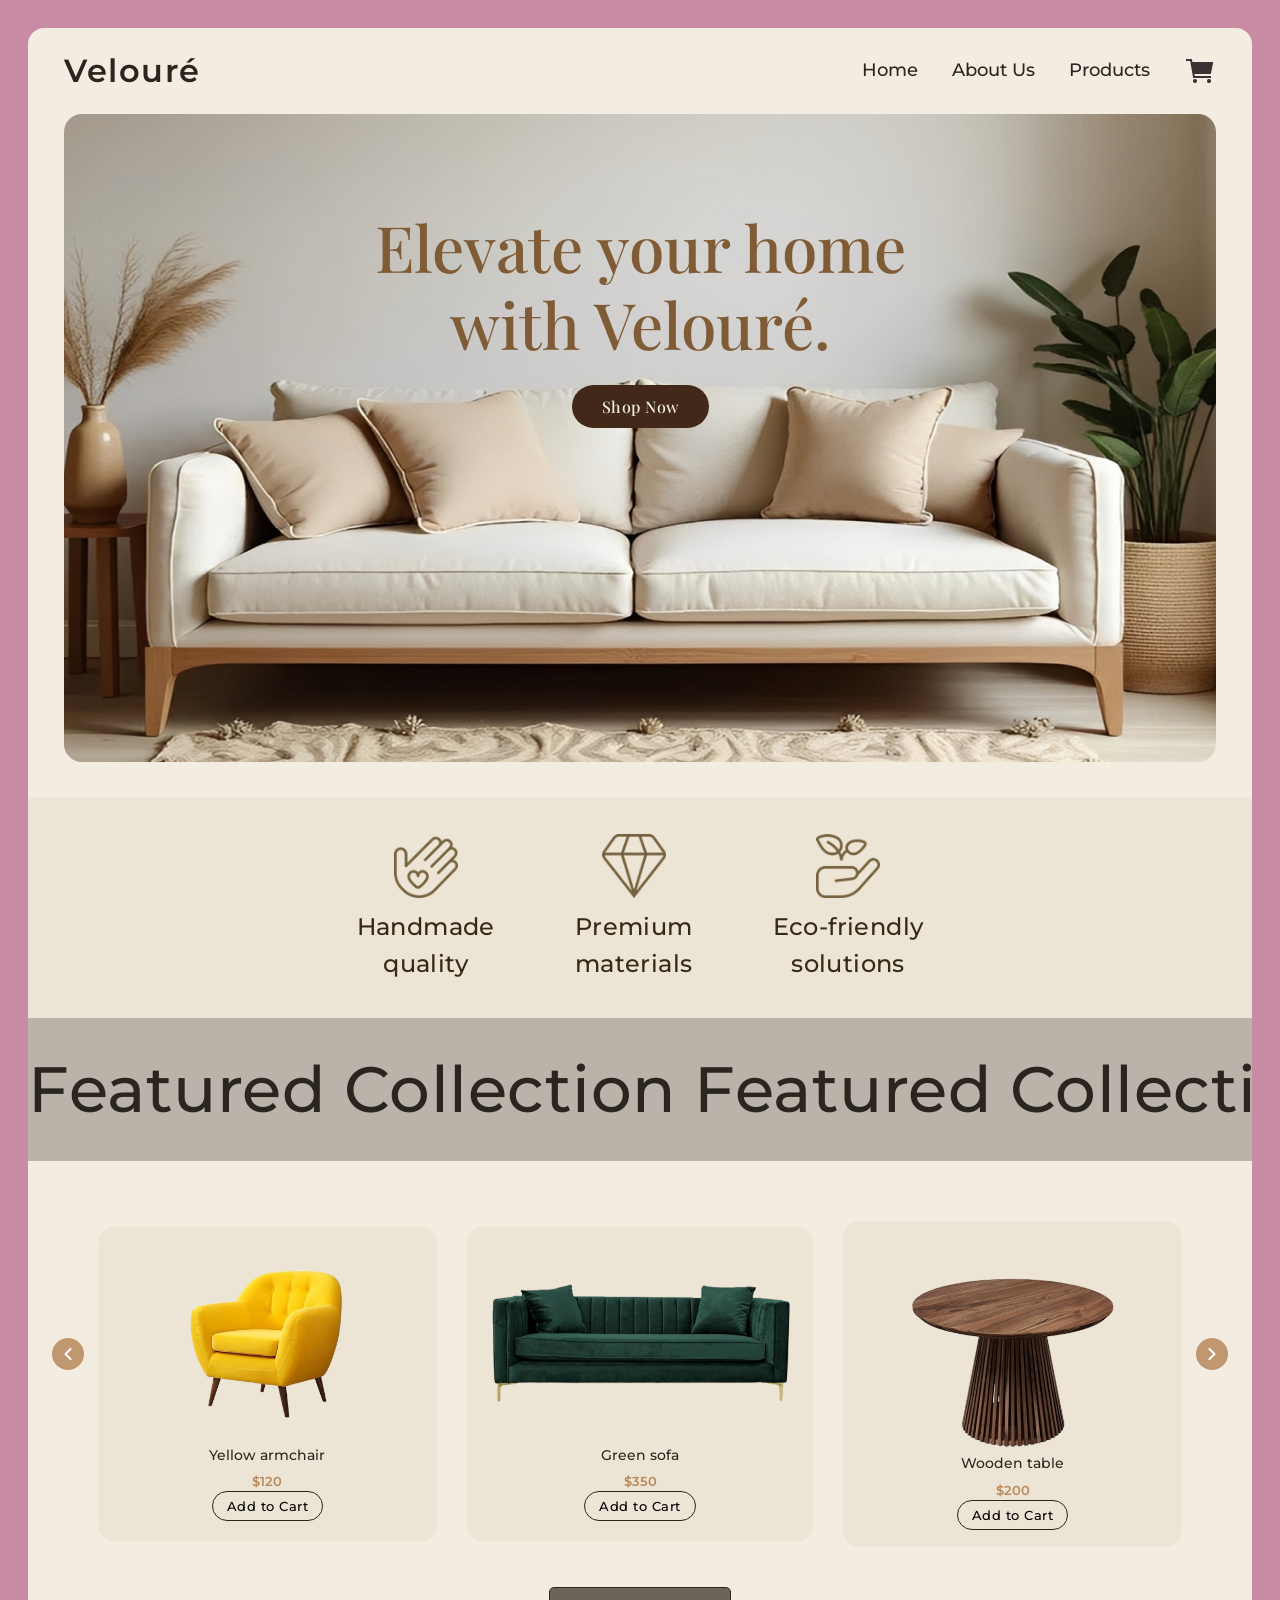
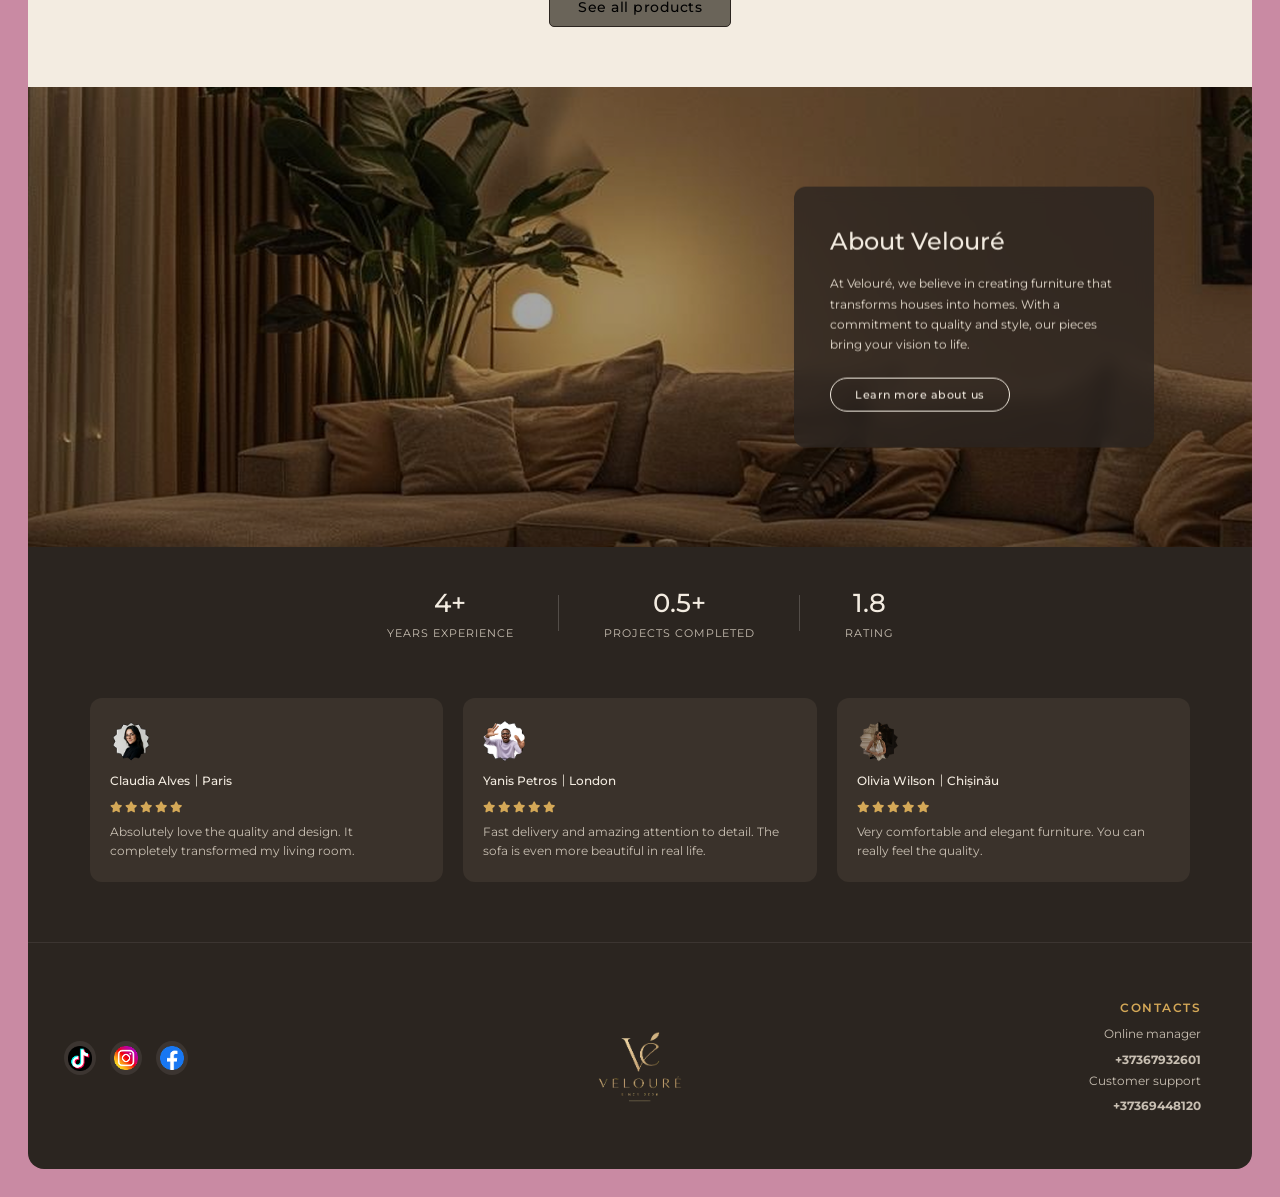
<file: index.html>
<!DOCTYPE html>
<html lang="en">
<head>
    <meta charset="UTF-8">
    <meta name="viewport" content="width=device-width, initial-scale=1.0">
    <title>Velouré</title>
    <link rel="icon" type="image/png" sizes="36x36" href="images/logo-negru.png">
    <link rel="stylesheet" href="https://cdnjs.cloudflare.com/ajax/libs/font-awesome/6.0.0/css/all.min.css">
    <link href="https://fonts.googleapis.com/css2?family=Montserrat:wght@300;400;500;600;700&display=swap" rel="stylesheet">
    <link rel="stylesheet" href="style.css">
</head>
<body>

    <!-- navbar -->

    <header class="navbar">
        <div class="logo">Velouré</div> 

        <div class="nav-right"></div>
          <nav class="nav-links">
            <a href="index.html">Home</a>
            <a href="about.html">About Us</a>
            <a href="products.html">Products</a>
            <img src="images/cart.png" alt="Cart" onclick="window.location.href='cart.html'">
          </nav>
    </header>

    <!-- hero section -->
   <section class="hero">
    <div class="hero-text">
        <h1>Elevate your home <br> with Velouré.</h1>
        <button onclick="scrollToProducts()">Shop Now</button> 
    </div>
    <div class="hero-image">
        <img src="images/image-40.png" alt="Sofa">
    </div>
   </section>

   <!-- benefits section -->
    <section class="benefits">
        <div class="benefit">
            <img src="images/hand-made.png" class="benefit-icon">
            <p>Handmade <br> quality</p>
        </div>

        <div class="benefit">
            <img src="images/premium.png" class="benefit-icon">
            <p>Premium <br> materials</p>
        </div>

        <div class="benefit">
            <img src="images/eco.png" class="benefit-icon">
            <p>Eco-friendly <br> solutions</p>
        </div>
    </section>

    <!-- products section -->
     <section id="featuredproducts" class="products">
        <div class="scroll-text">
            <div class="scroll-track">
                <span>Featured Collection                     Featured Collection                     Featured Collection</span>
                <span>Featured Collection                     Featured Collection                     Featured Collection</span>
            </div>
        </div>

        <div class="product-grid" id="slider">
            <div class="card">
                <img src="images/yellowww.png">
                <h3>Yellow armchair</h3>
                <p>$120</p>
            </div>

            <div class="card">
                <img src="images/green-sofa.png">
                <h3>Green sofa</h3>
                <p>$350</p>
            </div>

            <div class="card">
                <img src="images/table.png">
                <h3>Wooden table</h3>
                <p>$200</p>
            </div>

            <div class="card">
                <img src="images/nightstand-grey.png">
                <h3>Grey nightstand</h3>
                <p>$150</p>
            </div>
        </div>
           <div class="arrow-click left"></div>
           <div class="arrow-click right"></div>
        <div class="products-see">
            <button onclick="window.location.href='products.html?from=home'">See all products</button>
        </div>
     </section>

     <!-- about section -->
      <section class="about">
        <div class="about-text">
            <h2>About Velouré</h2>
            <p>At Velouré, we believe in creating furniture that transforms houses into homes. 
                With a commitment to quality and style, our pieces bring your vision to life.</p>
                <button onclick="window.location.href='about.html'">Learn more about us</button>
        </div>
        <div class="hero-image">
        <img src="images/image 41.png" alt="interior">
    </div>
      </section>

      <!--stats section -->
        <section class="stats">
            <div class="stat">
                <h2>12+</h2>
                <p>Years Experience</p>
            </div>
            <div class="stat">
                <h2>1.500+</h2>
                <p>Projects Completed</p>
            </div>
            <div class="stat">
                <h2>4.9</h2>
                <p>Rating</p>
            </div>
        </section>

      <!-- reviews section -->
       <section class="reviews">
        <div class="reviews-container">
            <div class="review-card">
                <img src="images/first.png" class="review-img">
                <h3>Claudia Alves ⏐ Paris</h3>
                <div class="stars">
                    <i class="fa-solid fa-star"></i>
                    <i class="fa-solid fa-star"></i>
                    <i class="fa-solid fa-star"></i>
                    <i class="fa-solid fa-star"></i>
                    <i class="fa-solid fa-star"></i>
                </div>
                <p>Absolutely love the quality and design. It completely transformed my living room.</p>
            </div>

            <div class="review-card">
                <img src="images/men.png" class="review-img">
                <h3>Yanis Petros ⏐ London</h3>
                <div class="stars">
                    <i class="fa-solid fa-star"></i>
                    <i class="fa-solid fa-star"></i>
                    <i class="fa-solid fa-star"></i>
                    <i class="fa-solid fa-star"></i>
                    <i class="fa-solid fa-star"></i>
                </div>
                <p>Fast delivery and amazing attention to detail. The sofa is even more beautiful in real life.</p>
            </div>

            <div class="review-card">
                <img src="images/women.png" class="review-img">
                <h3>Olivia Wilson ⏐ Chișinău</h3>
                <div class="stars">
                    <i class="fa-solid fa-star"></i>
                    <i class="fa-solid fa-star"></i>
                    <i class="fa-solid fa-star"></i>
                    <i class="fa-solid fa-star"></i>
                    <i class="fa-solid fa-star"></i>
                </div>
                <p>Very comfortable and elegant furniture. You can really feel the quality.</p>
            </div>
        </div>
       </section>

       <!-- footer -->
        <footer class="footer">

            <div class="footer-social">
                <a href="https://www.tiktok.com/@sweet.corineisan?_r=1&_t=ZS-95hrFQTZhNU">
                    <img src="images/tiktok.png" alt="TikTok">
                </a>
                <a href="https://www.instagram.com/corina__654?igsh=MTZzbm1tYWtoM2xhbA%3D%3D&utm_source=qr">
                    <img src="images/instagram.png" alt="Instagram">
                </a>
                <a href="https://www.facebook.com/share/1TyGj3JLKG/?mibextid=wwXIfr">
                    <img src="images/facebook.png" alt="Facebook">
                </a>
            </div>

            <div class="footer-logo">
                <a href="index.html">
                    <img src="images/logo alb.png" alt="Velouré Logo">
                </a>
             </div>

            <div class="footer-contact">
                <h3>Contacts</h3>
                <p>Online manager</p>
                <button><p><b>+37367932601</b></p></button>
                <p>Customer support</p>
                <button><p><b>+37369448120</b></p></button>
            </div>
        </footer>
<script>
    function scrollToProducts() {
        const section = document.getElementById("products");
        const cards = section.querySelectorAll(".card");

        section.scrollIntoView({
            behavior: "smooth"
        });
        setTimeout(() =>{
            cards.forEach((card, index) => {
                setTimeout(() => {
                    card.classList.add("show");
                }, index * 200); // Delay each card animation by 200ms
            });
        }, 400);
    }
</script>
<script src="script.js"></script>
</body>
</html>
</file>
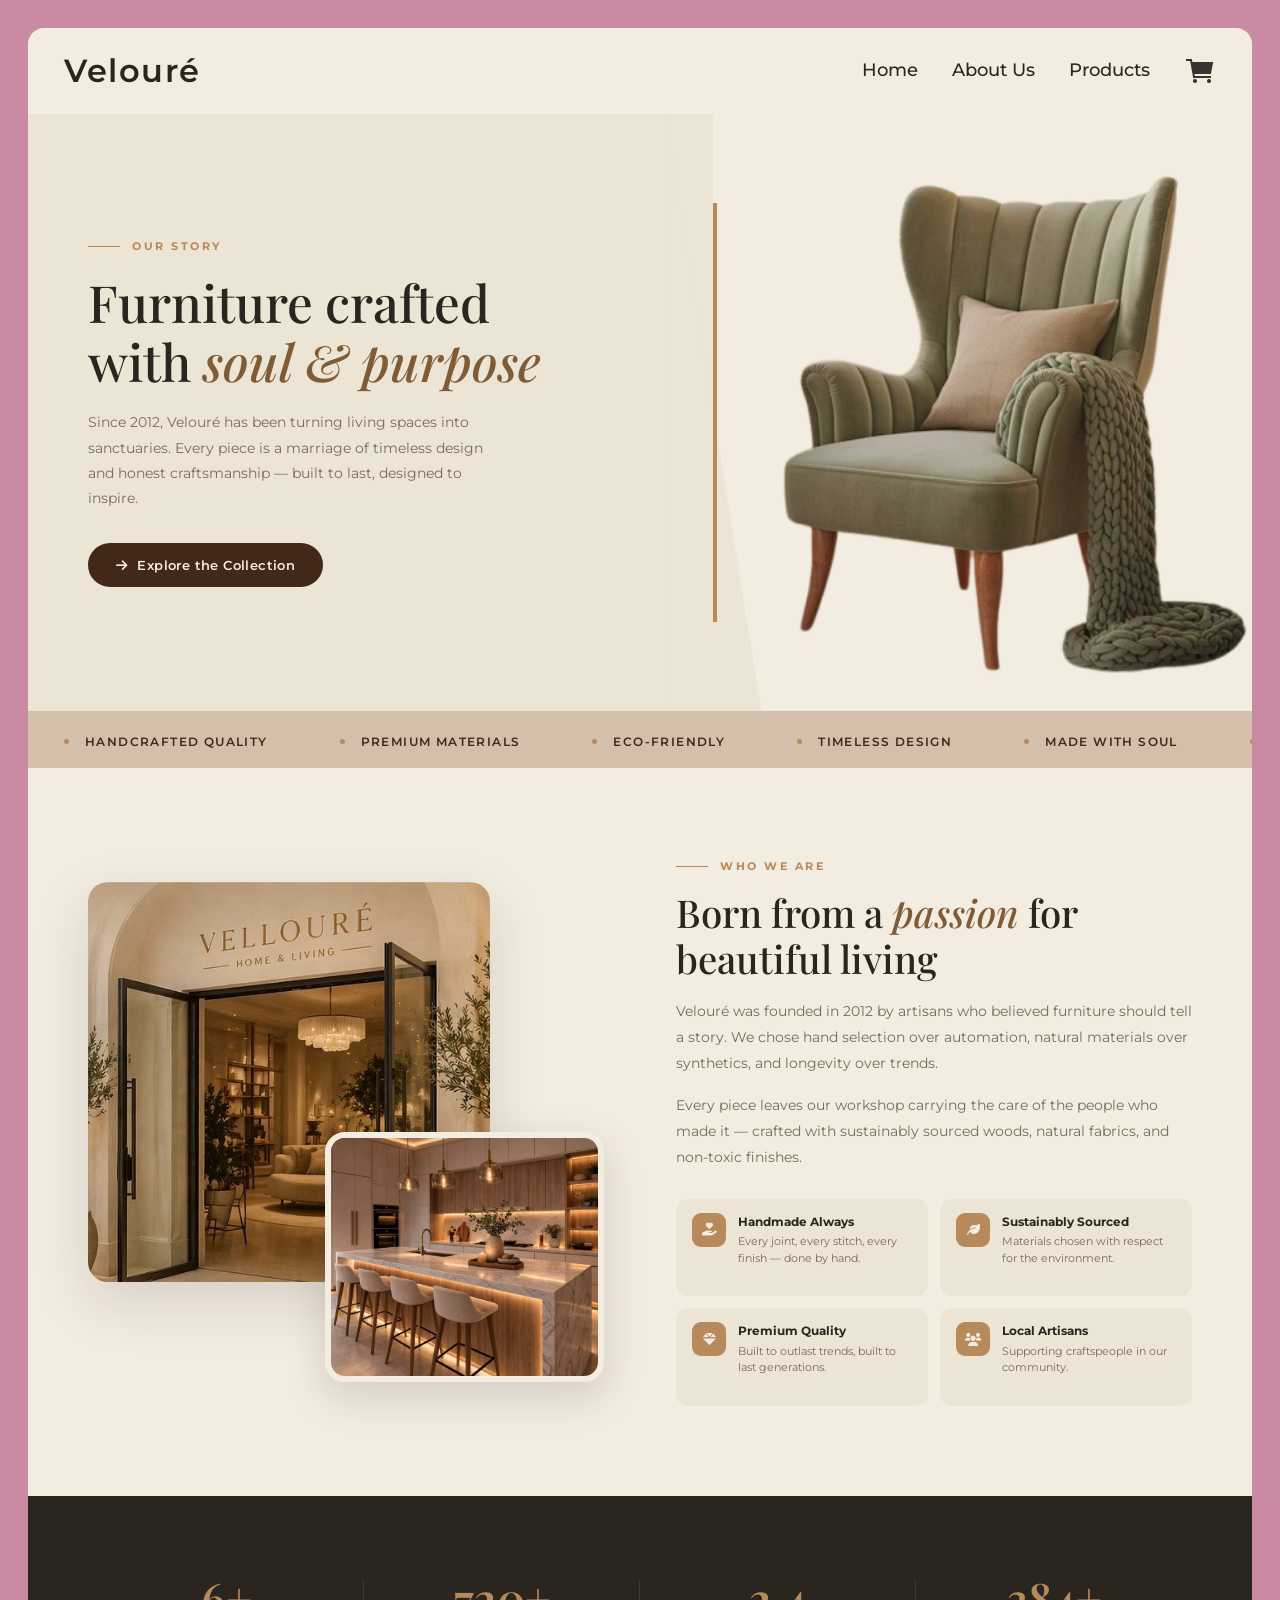
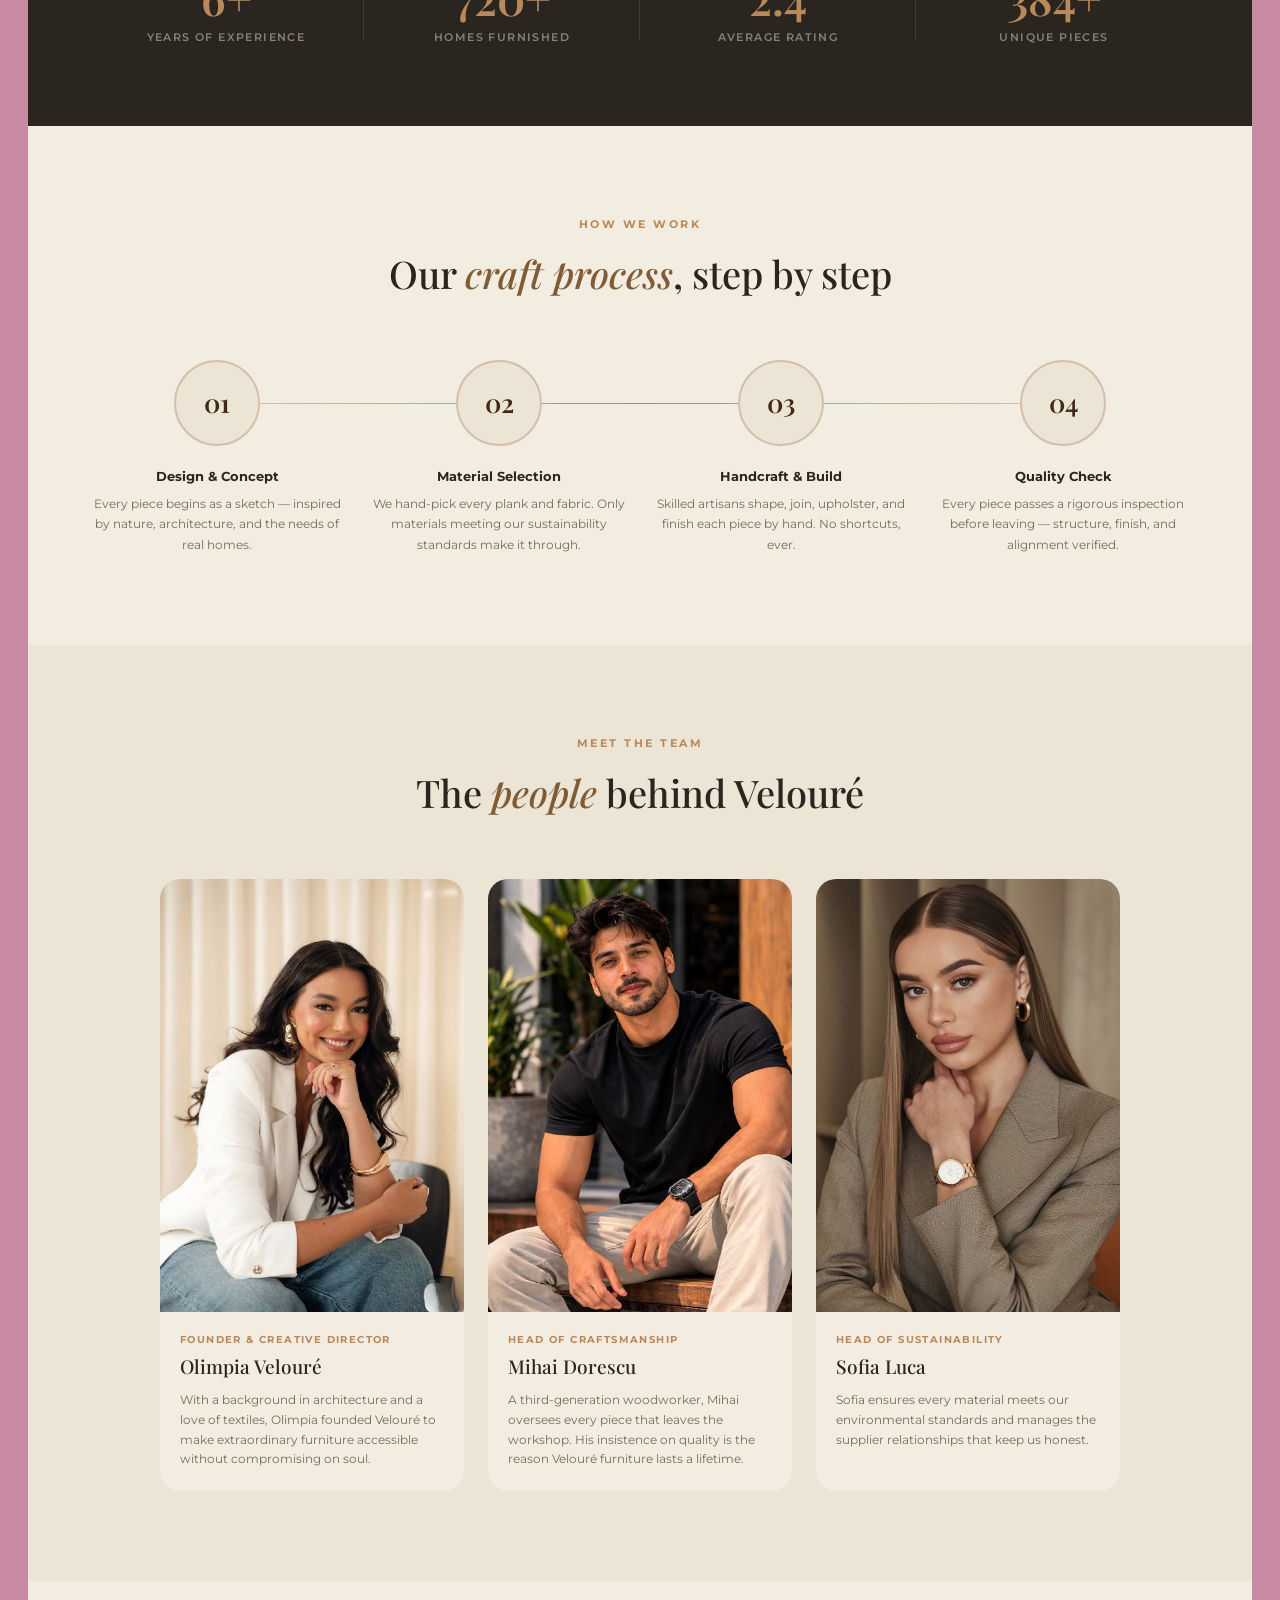
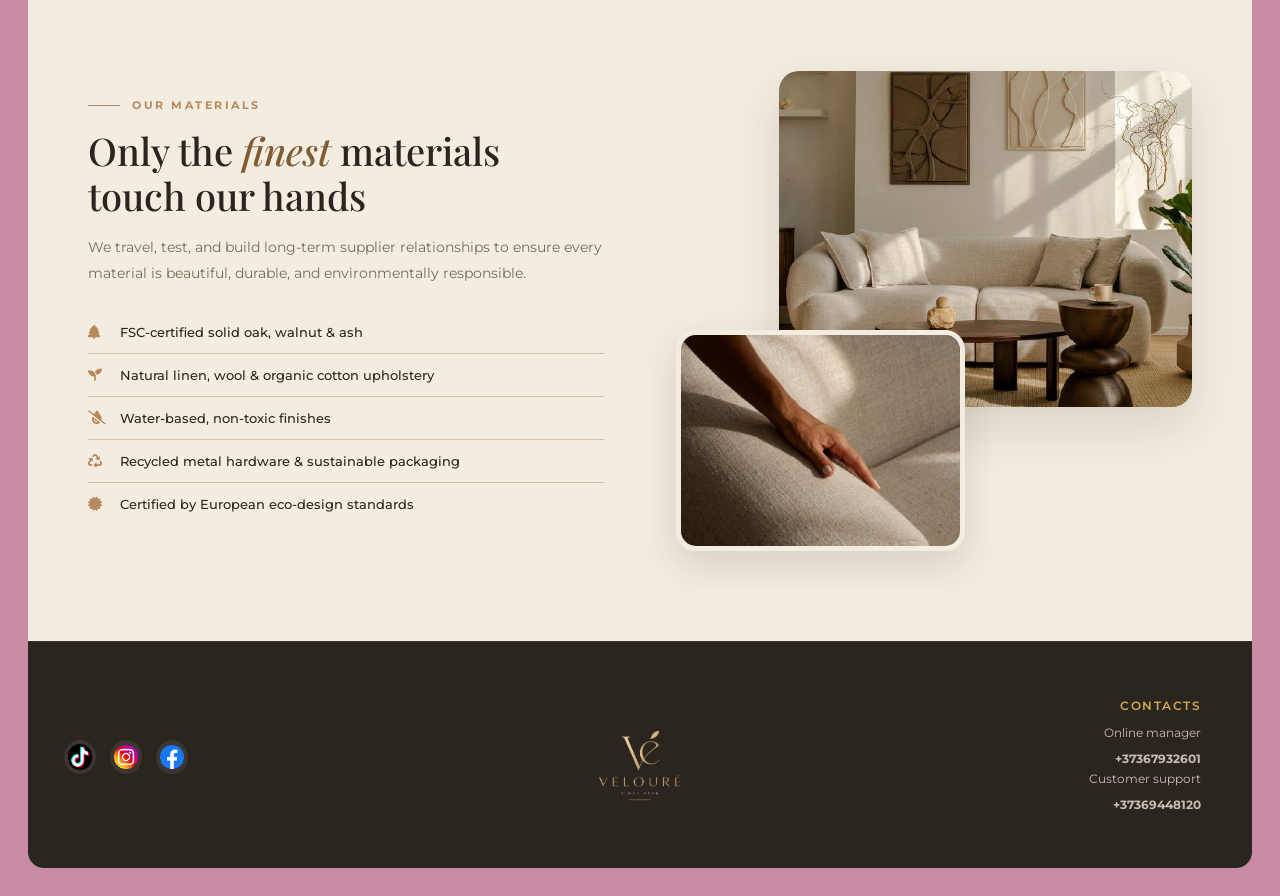
<file: about.html>
<!DOCTYPE html>
<html lang="en">
<head>
  <meta charset="UTF-8">
  <meta name="viewport" content="width=device-width, initial-scale=1.0">
  <title>Velouré — About Us</title>
  <link rel="icon" type="image/png" sizes="36x36" href="images/logo-negru.png">
  <link rel="stylesheet" href="https://cdnjs.cloudflare.com/ajax/libs/font-awesome/6.0.0/css/all.min.css">
  <link href="https://fonts.googleapis.com/css2?family=Montserrat:wght@300;400;500;600;700&display=swap" rel="stylesheet">
  <link href="https://fonts.googleapis.com/css2?family=Playfair+Display:ital,wght@0,400..900;1,400..900&display=swap" rel="stylesheet">
  <link rel="stylesheet" href="style.css">
  <style>
    :root {
      --cream: #f3ece1; --beige: #ece4d4; --tan: #d4bfaa;
      --gold: #b8895a;  --brown: #412819; --dark: #2b2520;
      --pink: #c98aa3;  --muted: #7a6a5a; --warm: #805c36;
    }
    *, *::before, *::after { box-sizing: border-box; margin: 0; padding: 0; }
    html { scroll-behavior: smooth; }
    body { font-family: "Montserrat", sans-serif; background: var(--pink); padding: 28px; color: var(--dark); -webkit-font-smoothing: antialiased; overflow-x: hidden; }
    img { max-width: 100%; display: block; }
    a { text-decoration: none; color: inherit; }

    /* ── NAVBAR ── */
    .navbar {
  display: flex;
  align-items: center;
  justify-content: space-between;
  padding: 18px 36px;
  background: #f3ece1;
  border-radius: 16px 16px 0 0;
}

.logo {
  font-size: 32px;
  font-weight: 600;
  letter-spacing: 1.5px;
  color: #2b2520;
}

.nav-right { 
    display: none; 
}

.nav-links {
  display: flex;
  align-items: center;
  gap: 34px;
  margin-left: auto;
}

.nav-links a {
  font-size: 18px;
  font-weight: 500;
  color: #2b2520;
  position: relative;
  transition: color 0.25s ease;
}
.nav-links a::after {
  content: "";
  position: absolute;
  left: 0; bottom: -4px;
  width: 0; height: 1px;
  background: #b8895a;
  transition: width 0.3s ease;
}
.nav-links a:hover { color: #b8895a; }
.nav-links a:hover::after { width: 100%; }

.nav-links img {
  width: 32px; height: 32px;
  object-fit: contain;
  cursor: pointer;
  transition: transform 0.25s ease;
}
.nav-links img:hover { transform: scale(1.12); }

    /* hero */
    .about-hero { background:var(--cream); display:flex; align-items:stretch; min-height:500px; overflow:hidden; }
    .hero-left { flex:1; background:var(--beige); padding:80px 60px; display:flex; flex-direction:column; justify-content:center; position:relative; z-index:2; }
    .hero-left::after { content:""; position:absolute; right:-48px; top:0; bottom:0; width:96px; background:var(--beige); clip-path:polygon(0 0,0% 100%,100% 100%); z-index:1; }

    .hero-eyebrow { font-size:11px; font-weight:700; letter-spacing:2.5px; text-transform:uppercase; color:var(--gold); margin-bottom:18px; display:flex; align-items:center; gap:12px; }
    .hero-eyebrow::before { content:""; display:block; width:32px; height:1px; background:var(--gold); }

    .hero-left h1 { font-family:"Playfair Display",serif; font-size:clamp(32px,4vw,58px); font-weight:500; line-height:1.15; color:var(--dark); margin-bottom:20px; }
    .hero-left h1 em { font-style:italic; color:var(--warm); }
    .hero-left p { font-size:14px; line-height:1.8; color:var(--muted); max-width:420px; margin-bottom:32px; }

    .hero-cta { display:inline-flex; align-items:center; gap:10px; background:var(--brown); color:var(--cream); padding:12px 28px; border-radius:30px; font-size:13px; font-weight:600; letter-spacing:.4px; transition:background .25s, transform .2s; width:fit-content; }
    .hero-cta:hover { background:#6b4226; transform:translateY(-2px); }

    .hero-right { width:44%; position:relative; overflow:hidden; display: flex; justify-content: center; align-items: flex-start; }
    .hero-right img { width:550px; height: auto; object-fit:cover; filter:brightness(.88) saturate(1.1); margin-top: -180px;  margin-bottom: -30px; }
    .hero-right::before { content:""; position:absolute; left:0; top:15%; bottom:15%; width:4px; background:var(--gold); z-index:3; }

    .hero-stat-card { position:absolute; bottom:36px; left:-26px; background:var(--brown); color:var(--cream); border-radius:14px; padding:20px 24px; z-index:4; box-shadow:0 16px 48px rgba(43,37,32,.3); animation:floatIn .8s .3s ease both; }
    @keyframes floatIn { from{opacity:0;transform:translateY(16px)} to{opacity:1;transform:translateY(0)} }
    .hero-stat-card .hsc-num { font-family:"Playfair Display",serif; font-size:34px; font-weight:600; line-height:1; margin-bottom:3px; }
    .hero-stat-card .hsc-lbl { font-size:11px; opacity:.65; letter-spacing:.8px; }

    /* marquee */
    .marquee-strip { background:var(--tan); padding:16px 0; overflow:hidden; white-space:nowrap; }
    .marquee-track { display:inline-flex; animation:marquee 28s linear infinite; }
    .marquee-item { display:inline-flex; align-items:center; gap:16px; padding:0 36px; font-size:12px; font-weight:600; text-transform:uppercase; letter-spacing:1.4px; color:var(--brown); }
    .marquee-dot { width:5px; height:5px; background:var(--gold); border-radius:50%; flex-shrink:0; }
    @keyframes marquee { 0%{transform:translateX(0)} 100%{transform:translateX(-50%)} }

    /* story */
    .story-section { background:var(--cream); padding:90px 60px; }
    .story-inner { display:grid; grid-template-columns:1fr 1fr; gap:72px; max-width:1140px; margin:0 auto; align-items:center; }

    .story-images { position:relative; height:500px; }
    .story-img-main { position:absolute; top:0; left:0; width:78%; height:80%; border-radius:20px; overflow:hidden; box-shadow:0 20px 56px rgba(43,37,32,.14); }
    .story-img-main img { width:100%; height:100%; object-fit:cover; }
    .story-img-accent { position:absolute; bottom:0; right:0; width:54%; height:50%; border-radius:20px; overflow:hidden; border:6px solid var(--cream); box-shadow:0 14px 40px rgba(43,37,32,.16); }
    .story-img-accent img { width:100%; height:100%; object-fit:cover; }

    .section-eyebrow { font-size:11px; font-weight:700; letter-spacing:2.5px; text-transform:uppercase; color:var(--gold); margin-bottom:14px; display:flex; align-items:center; gap:12px; }
    .section-eyebrow::before { content:""; display:block; width:32px; height:1px; background:var(--gold); }

    .story-text h2 { font-family:"Playfair Display",serif; font-size:clamp(26px,3vw,40px); font-weight:500; line-height:1.2; color:var(--dark); margin-bottom:18px; }
    .story-text h2 em { font-style:italic; color:var(--warm); }
    .story-text p { font-size:14px; line-height:1.85; color:var(--muted); margin-bottom:16px; }

    .story-values { display:grid; grid-template-columns:1fr 1fr; gap:12px; margin-top:28px; }
    .sv-item { background:var(--beige); border-radius:12px; padding:14px 16px; display:flex; align-items:flex-start; gap:12px; transition:transform .25s, box-shadow .25s; }
    .sv-item:hover { transform:translateY(-3px); box-shadow:0 8px 24px rgba(43,37,32,.09); }
    .sv-icon { width:34px; height:34px; flex-shrink:0; background:var(--gold); border-radius:9px; display:flex; align-items:center; justify-content:center; color:var(--cream); font-size:13px; }
    .sv-info h4 { font-size:12px; font-weight:700; color:var(--dark); margin-bottom:2px; }
    .sv-info p { font-size:11px; color:var(--muted); line-height:1.5; }

    /* stats */
    .stats-band { background:var(--dark); padding:64px 60px; }
    .stats-inner { max-width:1140px; margin:0 auto; display:grid; grid-template-columns:repeat(4,1fr); }
    .stat-block { text-align:center; padding:16px 10px; position:relative; }
    .stat-block:not(:last-child)::after { content:""; position:absolute; right:0; top:20%; bottom:20%; width:1px; background:rgba(246,241,234,.1); }
    .stat-block .sb-num { font-family:"Playfair Display",serif; font-size:clamp(34px,3.5vw,50px); font-weight:600; color:var(--gold); line-height:1; margin-bottom:8px; }
    .stat-block .sb-lbl { font-size:11px; font-weight:600; letter-spacing:1.4px; text-transform:uppercase; color:rgba(246,241,234,.45); }

    /* process */
    .process-section { background:var(--cream); padding:90px 60px; }
    .section-header { text-align:center; margin-bottom:56px; }
    .section-header .eyebrow { font-size:11px; font-weight:700; letter-spacing:2.5px; text-transform:uppercase; color:var(--gold); margin-bottom:12px; }
    .section-header h2 { font-family:"Playfair Display",serif; font-size:clamp(24px,3vw,38px); font-weight:500; color:var(--dark); }
    .section-header h2 em { font-style:italic; color:var(--warm); }

    .process-grid { display:grid; grid-template-columns:repeat(4,1fr); gap:24px; max-width:1140px; margin:0 auto; position:relative; }
    .process-grid::before { content:""; position:absolute; top:43px; left:calc(12.5% + 10px); right:calc(12.5% + 10px); height:1px; background:linear-gradient(to right,var(--tan),var(--gold),var(--tan)); z-index:0; }

    .process-step { text-align:center; position:relative; z-index:1; opacity:0; transform:translateY(18px); transition:opacity .5s ease,transform .5s ease; }
    .process-step.show { opacity:1; transform:translateY(0); }
    .ps-num { width:86px; height:86px; border-radius:50%; background:var(--beige); border:2px solid var(--tan); display:flex; align-items:center; justify-content:center; margin:0 auto 20px; font-family:"Playfair Display",serif; font-size:26px; font-weight:600; color:var(--brown); transition:background .3s,border-color .3s,transform .3s; }
    .process-step:hover .ps-num { background:var(--gold); border-color:var(--gold); color:var(--cream); transform:scale(1.07); }
    .ps-title { font-size:13px; font-weight:700; color:var(--dark); margin-bottom:8px; }
    .ps-desc { font-size:12px; color:var(--muted); line-height:1.7; }

    /* team */
    .team-section { background:var(--beige); padding:90px 60px; }
    .team-grid { display:grid; grid-template-columns:repeat(3,1fr); gap:24px; max-width:960px; margin:48px auto 0; }

    .team-card { background:var(--cream); border-radius:20px; overflow:hidden; opacity:0; transform:translateY(22px); transition:opacity .5s ease,transform .5s ease,box-shadow .3s; }
    .team-card.show { opacity:1; transform:translateY(0); }
    .team-card:hover { transform:translateY(-5px); box-shadow:0 18px 48px rgba(43,37,32,.13); }

    .tc-avatar { width:100%; aspect-ratio:1; background:linear-gradient(135deg,var(--tan) 0%,var(--beige) 100%); display:flex; align-items:center; justify-content:center; font-family:"Playfair Display",serif; font-size:52px; color:var(--brown); font-weight:500; }
    .tc-avatar img { width: 800px; height: 433px; }
    .tc-body { padding:20px 20px 22px; }
    .tc-role { font-size:10px; font-weight:700; letter-spacing:1.4px; text-transform:uppercase; color:var(--gold); margin-bottom:5px; }
    .tc-name { font-family:"Playfair Display",serif; font-size:19px; font-weight:500; color:var(--dark); margin-bottom:8px; }
    .tc-bio { font-size:12px; color:var(--muted); line-height:1.65; }

    /* materials */
    .materials-section { background:var(--cream); padding:90px 60px; }
    .materials-inner { max-width:1140px; margin:0 auto; display:grid; grid-template-columns:1fr 1fr; gap:72px; align-items:center; }
    .mat-text h2 { font-family:"Playfair Display",serif; font-size:clamp(24px,3vw,38px); font-weight:500; color:var(--dark); margin-bottom:16px; line-height:1.2; }
    .mat-text h2 em { font-style:italic; color:var(--warm); }
    .mat-text p { font-size:14px; line-height:1.85; color:var(--muted); margin-bottom:24px; }
    .mat-list { list-style:none; }
    .mat-list li { display:flex; align-items:center; gap:14px; padding:11px 0; border-bottom:1px solid var(--tan); font-size:13px; color:var(--dark); font-weight:500; }
    .mat-list li:last-child { border:none; }
    .mat-list li i { color:var(--gold); font-size:14px; width:18px; flex-shrink:0; }

    .mat-visual { position:relative; height:480px; }
    .mat-img-a { position:absolute; top:0; right:0; width:80%; height:70%; border-radius:20px; overflow:hidden; box-shadow:0 20px 50px rgba(43,37,32,.13); }
    .mat-img-a img { width:100%; height:100%; object-fit:cover; }
    .mat-img-b { position:absolute; bottom:0; left:0; width:56%; height:46%; border-radius:20px; overflow:hidden; border:5px solid var(--cream); box-shadow:0 14px 38px rgba(43,37,32,.15); }
    .mat-img-b img { width:100%; height:100%; object-fit:cover; }

    /* footer */
    .footer {
  background: #2b2520;
  color: #f3ece1;
  padding: 40px 36px 36px;
  display: grid;
  grid-template-columns: 1fr 1fr 1fr;
  align-items: center;
  gap: 30px;
  border-top: 1px solid rgba(246, 241, 234, 0.08);
  border-radius: 0 0 16px 16px;
}

.footer-social {
  display: flex;
  gap: 14px;
}

.footer-social a {
  width: 32px; height: 34px;
  display: flex;
  align-items: center;
  justify-content: center;
  border-radius: 50%;
  background: rgba(246, 241, 234, 0.08);
  transition: background 0.25s ease, transform 0.25s ease;
}
.footer-social a:hover {
  background: rgba(246, 241, 234, 0.18);
  transform: translateY(-2px);
}
.footer-social img {
  width: 24px; height: 26px;
  object-fit: contain;
}

.footer-logo { display: flex; justify-content: center; }
.footer-logo img { 
    width: 150px;
    height: 150px;
    object-fit: contain; 
}

.footer-contact { text-align: right; padding: 0px 15px;}
.footer-contact h3 {
  font-size: 12px;
  font-weight: 600;
  margin-bottom: 8px;
  letter-spacing: 1.5px;
  text-transform: uppercase;
  color: #d4a857;
}
.footer-contact p {
  font-size: 12px;
  color: #c8bfb2;
  margin-bottom: 3px;
}

    /* reveal */
    .reveal { opacity:0; transform:translateY(24px); transition:opacity .6s ease,transform .6s ease; }
    .reveal.show { opacity:1; transform:translateY(0); }

    /* hamburger */
    .hamburger { display:none; flex-direction:column; gap:5px; padding:6px; background:none; border:none; cursor:pointer; }
    .hamburger span { display:block; width:22px; height:2px; background:var(--dark); border-radius:2px; transition:transform .3s,opacity .3s; }
    .hamburger.open span:nth-child(1) { transform:translateY(7px) rotate(45deg); }
    .hamburger.open span:nth-child(2) { opacity:0; }
    .hamburger.open span:nth-child(3) { transform:translateY(-7px) rotate(-45deg); }

    /* responsive */
    @media (max-width:1024px) {
      .story-inner, .materials-inner { grid-template-columns:1fr; gap:44px; }
      .story-images, .mat-visual { height:360px; }
      .process-grid { grid-template-columns:repeat(2,1fr); }
      .process-grid::before { display:none; }
      .stats-inner { grid-template-columns:repeat(2,1fr); }
      .team-grid { grid-template-columns:repeat(2,1fr); }
    }
    @media (max-width:720px) {
      body { padding:10px; }
      .about-hero { flex-direction:column; min-height:auto; }
      .hero-left { padding:44px 24px; }
      .hero-left::after { display:none; }
      .hero-right { width:100%; height:260px; }
      .hero-stat-card { left:16px; bottom:16px; }
      .story-section, .process-section, .team-section, .materials-section { padding:60px 24px; }
      .stats-band { padding:48px 24px; }
      .story-values { grid-template-columns:1fr; }
      .team-grid { grid-template-columns:1fr; max-width:340px; }
      .footer { grid-template-columns:1fr; text-align:center; }
      .footer-social, .footer-logo { justify-content:center; }
      .footer-contact { text-align:center; }
      .hamburger { display:flex; }
      .nav-links { display:none; flex-direction:column; position:absolute; top:70px; right:20px; background:var(--cream); border-radius:12px; padding:18px 26px; gap:16px; z-index:99; box-shadow:0 8px 30px rgba(0,0,0,.12); }
      .nav-links.mobile-open { display:flex; }
    }
    @media (max-width:480px) {
      .stats-inner { grid-template-columns:1fr 1fr; }
      .stat-block:not(:last-child)::after { display:none; }
      .process-grid { grid-template-columns:1fr; }
    }
  </style>
</head>
<body>

  <!-- navbar -->
  <header class="navbar">
    <div class="logo">Velouré</div>
    <nav class="nav-links">
      <a href="index.html">Home</a>
      <a href="about.html" class="active">About Us</a>
      <a href="products.html">Products</a>
        <img src="images/cart.png" alt="Cart" onclick="window.location.href='cart.html'">
    </nav>
  </header>

  <!-- hero -->
  <section class="about-hero">
    <div class="hero-left">
      <div class="hero-eyebrow">Our Story</div>
      <h1>Furniture crafted<br>with <em>soul & purpose</em></h1>
      <p>Since 2012, Velouré has been turning living spaces into sanctuaries. Every piece is a marriage of timeless design and honest craftsmanship — built to last, designed to inspire.</p>
      <a href="products.html" class="hero-cta">
        <i class="fa-solid fa-arrow-right"></i> Explore the Collection
      </a>
    </div>
    <div class="hero-right">
      <img src="images/hero.png" alt="Velouré Interior" onerror="this.parentElement.style.background='#d4bfaa'">
    </div>
  </section>

  <!-- marquee -->
  <div class="marquee-strip">
    <div class="marquee-track">
      <span class="marquee-item"><span class="marquee-dot"></span>Handcrafted Quality</span>
      <span class="marquee-item"><span class="marquee-dot"></span>Premium Materials</span>
      <span class="marquee-item"><span class="marquee-dot"></span>Eco-Friendly</span>
      <span class="marquee-item"><span class="marquee-dot"></span>Timeless Design</span>
      <span class="marquee-item"><span class="marquee-dot"></span>Made with Soul</span>
      <span class="marquee-item"><span class="marquee-dot"></span>1500+ Homes</span>
      <span class="marquee-item"><span class="marquee-dot"></span>Handcrafted Quality</span>
      <span class="marquee-item"><span class="marquee-dot"></span>Premium Materials</span>
      <span class="marquee-item"><span class="marquee-dot"></span>Eco-Friendly</span>
      <span class="marquee-item"><span class="marquee-dot"></span>Timeless Design</span>
      <span class="marquee-item"><span class="marquee-dot"></span>Made with Soul</span>
      <span class="marquee-item"><span class="marquee-dot"></span>1500+ Homes</span>
    </div>
  </div>

  <!-- story -->
  <section class="story-section">
    <div class="story-inner">
      <div class="story-images reveal">
        <div class="story-img-main">
          <img src="images/my.jpg" alt="Workshop" onerror="this.parentElement.style.background='#ece4d4'">
        </div>
        <div class="story-img-accent">
          <img src="images/who2.jpg" alt="Detail" onerror="this.parentElement.style.background='#d4bfaa'">
        </div>
      </div>

      <div class="story-text reveal">
        <div class="section-eyebrow">Who We Are</div>
        <h2>Born from a <em>passion</em> for beautiful living</h2>
        <p>Velouré was founded in 2012 by artisans who believed furniture should tell a story. We chose hand selection over automation, natural materials over synthetics, and longevity over trends.</p>
        <p>Every piece leaves our workshop carrying the care of the people who made it — crafted with sustainably sourced woods, natural fabrics, and non-toxic finishes.</p>

        <div class="story-values">
          <div class="sv-item">
            <div class="sv-icon"><i class="fa-solid fa-hand-holding-heart"></i></div>
            <div class="sv-info"><h4>Handmade Always</h4><p>Every joint, every stitch, every finish — done by hand.</p></div>
          </div>
          <div class="sv-item">
            <div class="sv-icon"><i class="fa-solid fa-leaf"></i></div>
            <div class="sv-info"><h4>Sustainably Sourced</h4><p>Materials chosen with respect for the environment.</p></div>
          </div>
          <div class="sv-item">
            <div class="sv-icon"><i class="fa-solid fa-gem"></i></div>
            <div class="sv-info"><h4>Premium Quality</h4><p>Built to outlast trends, built to last generations.</p></div>
          </div>
          <div class="sv-item">
            <div class="sv-icon"><i class="fa-solid fa-users"></i></div>
            <div class="sv-info"><h4>Local Artisans</h4><p>Supporting craftspeople in our community.</p></div>
          </div>
        </div>
      </div>
    </div>
  </section>

  <!-- stats -->
  <section class="stats-band">
    <div class="stats-inner">
      <div class="stat-block">
        <div class="sb-num" data-target="12" data-suffix="+">0</div>
        <div class="sb-lbl">Years of Experience</div>
      </div>
      <div class="stat-block">
        <div class="sb-num" data-target="1500" data-suffix="+">0</div>
        <div class="sb-lbl">Homes Furnished</div>
      </div>
      <div class="stat-block">
        <div class="sb-num" data-target="4.9" data-decimal="1">0</div>
        <div class="sb-lbl">Average Rating</div>
      </div>
      <div class="stat-block">
        <div class="sb-num" data-target="800" data-suffix="+">0</div>
        <div class="sb-lbl">Unique Pieces</div>
      </div>
    </div>
  </section>

  <!-- process -->
  <section class="process-section">
    <div class="section-header reveal">
      <div class="eyebrow">How We Work</div>
      <h2>Our <em>craft process</em>, step by step</h2>
    </div>
    <div class="process-grid">
      <div class="process-step">
        <div class="ps-num">01</div>
        <div class="ps-title">Design & Concept</div>
        <div class="ps-desc">Every piece begins as a sketch — inspired by nature, architecture, and the needs of real homes.</div>
      </div>
      <div class="process-step">
        <div class="ps-num">02</div>
        <div class="ps-title">Material Selection</div>
        <div class="ps-desc">We hand-pick every plank and fabric. Only materials meeting our sustainability standards make it through.</div>
      </div>
      <div class="process-step">
        <div class="ps-num">03</div>
        <div class="ps-title">Handcraft & Build</div>
        <div class="ps-desc">Skilled artisans shape, join, upholster, and finish each piece by hand. No shortcuts, ever.</div>
      </div>
      <div class="process-step">
        <div class="ps-num">04</div>
        <div class="ps-title">Quality Check</div>
        <div class="ps-desc">Every piece passes a rigorous inspection before leaving — structure, finish, and alignment verified.</div>
      </div>
    </div>
  </section>

  <!-- team -->
  <section class="team-section">
    <div class="section-header reveal">
      <div class="eyebrow">Meet the Team</div>
      <h2>The <em>people</em> behind Velouré</h2>
    </div>
    <div class="team-grid">
      <div class="team-card reveal">
        <div class="tc-avatar"><img src="images/olimpia.png" alt="Olimpia Velouré"></div>
        <div class="tc-body">
          <div class="tc-role">Founder & Creative Director</div>
          <div class="tc-name">Olimpia Velouré</div>
          <div class="tc-bio">With a background in architecture and a love of textiles, Olimpia founded Velouré to make extraordinary furniture accessible without compromising on soul.</div>
        </div>
      </div>
      <div class="team-card reveal">
        <div class="tc-avatar"><img src="images/mihai.jpg" alt="Mihai Dorescu"></div>
        <div class="tc-body">
          <div class="tc-role">Head of Craftsmanship</div>
          <div class="tc-name">Mihai Dorescu</div>
          <div class="tc-bio">A third-generation woodworker, Mihai oversees every piece that leaves the workshop. His insistence on quality is the reason Velouré furniture lasts a lifetime.</div>
        </div>
      </div>
      <div class="team-card reveal">
        <div class="tc-avatar"><img src="images/sofia.jpg" alt="Sofia Luca"></div>
        <div class="tc-body">
          <div class="tc-role">Head of Sustainability</div>
          <div class="tc-name">Sofia Luca</div>
          <div class="tc-bio">Sofia ensures every material meets our environmental standards and manages the supplier relationships that keep us honest.</div>
        </div>
      </div>
    </div>
  </section>

  <!-- materials -->
  <section class="materials-section">
    <div class="materials-inner">
      <div class="mat-text reveal">
        <div class="section-eyebrow">Our Materials</div>
        <h2>Only the <em>finest</em> materials touch our hands</h2>
        <p>We travel, test, and build long-term supplier relationships to ensure every material is beautiful, durable, and environmentally responsible.</p>
        <ul class="mat-list">
          <li><i class="fa-solid fa-tree"></i> FSC-certified solid oak, walnut & ash</li>
          <li><i class="fa-solid fa-seedling"></i> Natural linen, wool & organic cotton upholstery</li>
          <li><i class="fa-solid fa-droplet-slash"></i> Water-based, non-toxic finishes</li>
          <li><i class="fa-solid fa-recycle"></i> Recycled metal hardware & sustainable packaging</li>
          <li><i class="fa-solid fa-certificate"></i> Certified by European eco-design standards</li>
        </ul>
      </div>
      <div class="mat-visual reveal">
        <div class="mat-img-a">
          <img src="images/full.jpg" alt="Materials" onerror="this.parentElement.style.background='#ece4d4'">
        </div>
        <div class="mat-img-b">
          <img src="images/texture.jpg" alt="Fabric" onerror="this.parentElement.style.background='#d4bfaa'">
        </div>
      </div>
    </div>
  </section>

  <!-- footer -->
  <footer class="footer">
    <div class="footer-social">
      <a href="https://www.tiktok.com/@sweet.corineisan?_r=1&_t=ZS-95hrFQTZhNU">
        <img src="images/tiktok.png" alt="TikTok">
      </a>
      <a href="https://www.instagram.com/corina__654?igsh=MTZzbm1tYWtoM2xhbA%3D%3D&utm_source=qr">
        <img src="images/instagram.png" alt="Instagram">
      </a>
      <a href="https://www.facebook.com/share/1TyGj3JLKG/?mibextid=wwXIfr">
        <img src="images/facebook.png" alt="Facebook">
      </a>
    </div>
    <div class="footer-logo">
      <a href="index.html">
         <img src="images/logo alb.png" alt="Velouré Logo">
      </a>
    </div>
    <div class="footer-contact">
      <h3>Contacts</h3>
      <p>Online manager</p>
      <button><p><b>+37367932601</b></p></button>
      <p>Customer support</p>
      <button><p><b>+37369448120</b></p></button>
    </div>
  </footer>

  <script src="script.js"></script>
  <script>

    /* Cart badge */
    function syncBadge() {
      try {
        const n = (JSON.parse(localStorage.getItem("velour_cart_items") || "[]")).reduce((s,i)=>s+i.qty,0);
        const b = document.getElementById("cart-badge");
        if (b) { b.textContent = n; b.style.display = n > 0 ? "flex" : "none"; }
      } catch {}
    }

    /* Scroll reveal */
    const obs = new IntersectionObserver(entries => {
      entries.forEach(e => { if (e.isIntersecting) { e.target.classList.add("show"); obs.unobserve(e.target); } });
    }, { threshold: 0.12 });
    document.querySelectorAll(".reveal, .process-step, .team-card").forEach(el => obs.observe(el));

    /* Stagger delays */
    document.querySelectorAll(".process-step").forEach((el, i) => el.style.transitionDelay = `${i * 110}ms`);
    document.querySelectorAll(".team-card").forEach((el, i) => el.style.transitionDelay = `${i * 90}ms`);

    /* Counter animation */
    const cObs = new IntersectionObserver(entries => {
      entries.forEach(e => {
        if (!e.isIntersecting) return;
        cObs.unobserve(e.target);
        const el = e.target;
        const target = parseFloat(el.dataset.target);
        const suffix = el.dataset.suffix || "";
        const isDecimal = !!el.dataset.decimal;
        let start = 0;
        const inc = target / (1500 / 16);
        const timer = setInterval(() => {
          start = Math.min(start + inc, target);
          el.textContent = (isDecimal ? start.toFixed(1) : Math.round(start).toLocaleString()) + suffix;
          if (start >= target) clearInterval(timer);
        }, 16);
      });
    }, { threshold: 0.5 });
    document.querySelectorAll(".sb-num[data-target]").forEach(el => cObs.observe(el));

    /* Mobile nav */
    (function() {
      const nb = document.querySelector(".navbar");
      if (!nb || nb.querySelector(".hamburger")) return;
      const h = document.createElement("button");
      h.className = "hamburger"; h.setAttribute("aria-label", "Toggle menu");
      h.innerHTML = "<span></span><span></span><span></span>";
      nb.appendChild(h);
      const nav = document.querySelector(".nav-links");
      h.addEventListener("click", () => { h.classList.toggle("open"); nav.classList.toggle("mobile-open"); });
    })();

    renderAuth();
    syncBadge();
  </script>
</body>
</html>
</file>
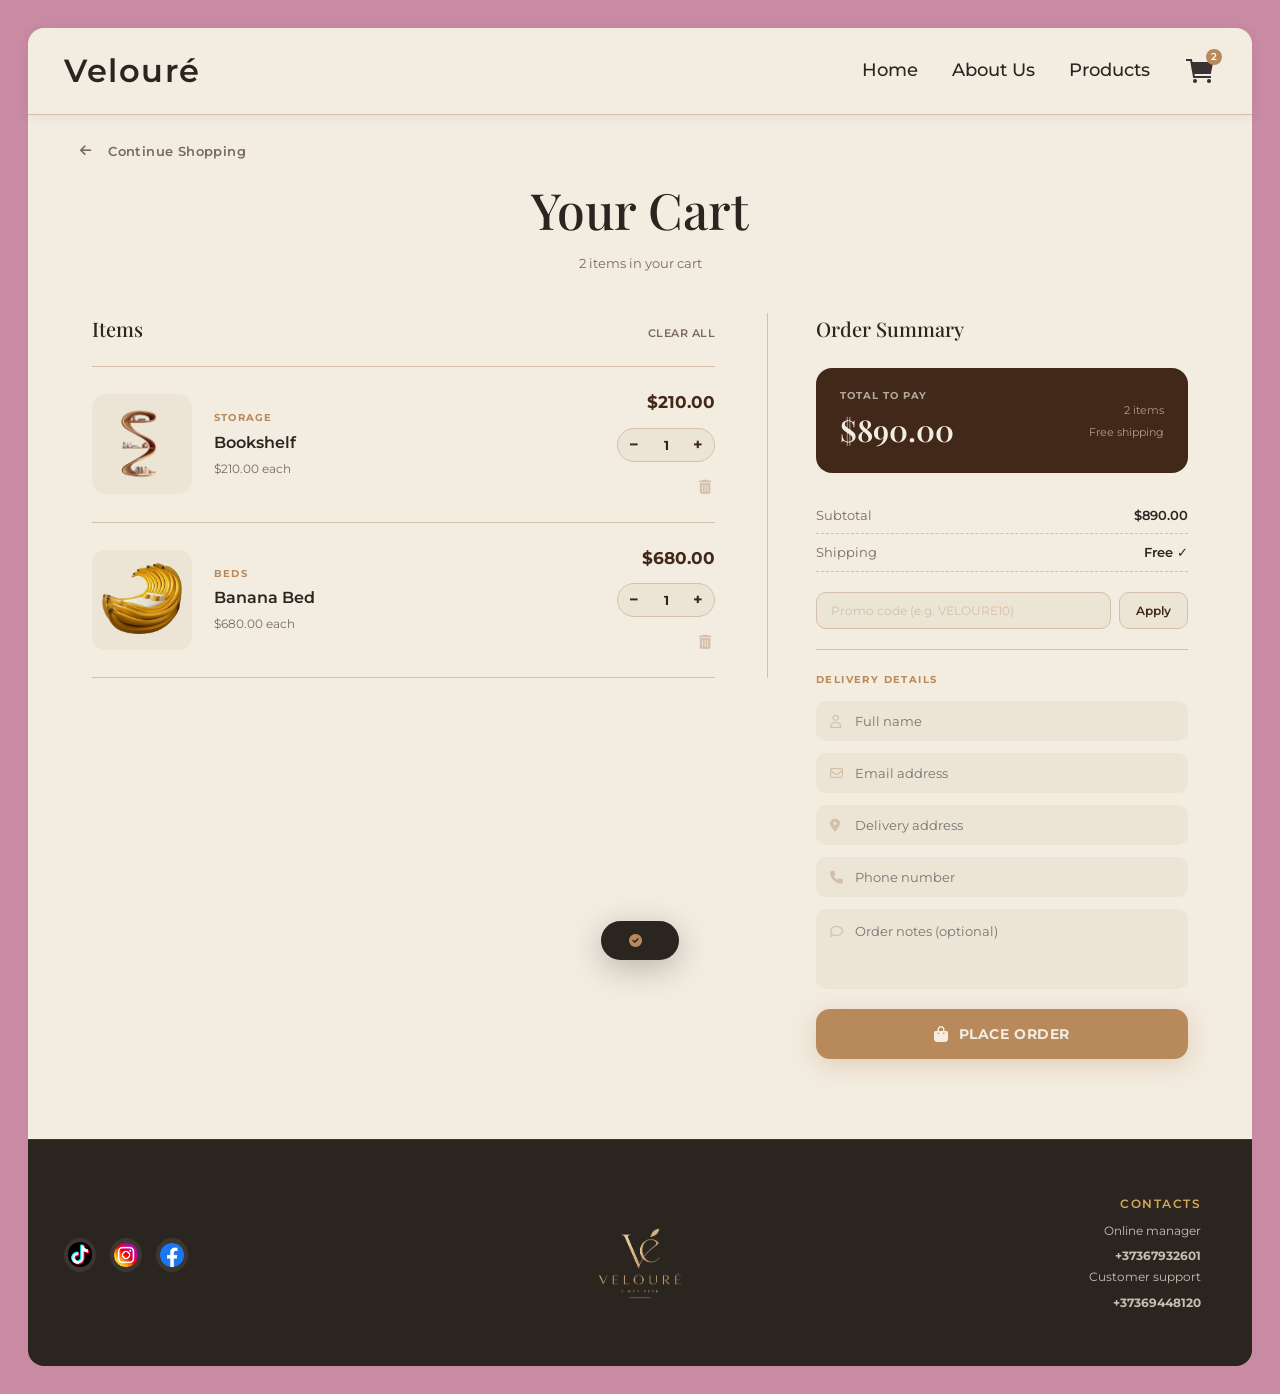
<file: cart.html>
<!DOCTYPE html>
<html lang="en">
<head>
  <meta charset="UTF-8">
  <meta name="viewport" content="width=device-width, initial-scale=1.0">
  <title>Velouré — Your Cart</title>
  <link rel="icon" type="image/png" sizes="36x36" href="images/logo-negru.png">
  <link rel="stylesheet" href="https://cdnjs.cloudflare.com/ajax/libs/font-awesome/6.0.0/css/all.min.css">
  <link href="https://fonts.googleapis.com/css2?family=Montserrat:wght@300;400;500;600;700&display=swap" rel="stylesheet">
  <link href="https://fonts.googleapis.com/css2?family=Playfair+Display:ital,wght@0,400..900;1,400..900&display=swap" rel="stylesheet">
  <link rel="stylesheet" href="style.css">
  <style>
    :root {
      --cream: #f3ece1; --beige: #ece4d4; --tan: #d4bfaa;
      --gold: #b8895a;  --brown: #412819;  --dark: #2b2520;
      --pink: #c98aa3;  --muted: #7a6a5a;
    }
    *, *::before, *::after { 
        box-sizing: border-box; 
        margin: 0; 
        padding: 0; 
    }
    body {
        font-family: "Montserrat", system-ui, sans-serif;
        color: #2b2520;
        background: #c98aa3;
        line-height: 1.55;
        -webkit-font-smoothing: antialiased;
        overflow-x: hidden;
        padding: 28px;
    }

    /* navbar */
    .navbar { 
        display:flex; 
        align-items:center; 
        justify-content:space-between; 
        padding:18px 36px; 
        background:#f3ece1; 
        border-radius:16px 16px 0 0; 
        border-bottom:1.5px solid #d4bfaa; 
        box-shadow:0 2px 12px #41281912; 
        position:relative; 
        z-index:100; 
    }
    .logo {
        font-size: 32px;
        font-weight: 600;
        letter-spacing: 1.5px;
        color: #2b2520;
    }
    .nav-links {
        display: flex;
        align-items: center;
        gap: 34px;
        margin-left: auto;
    }
    .nav-links a {
        font-size: 18px;
        font-weight: 500;
        color: #2b2520;
        position: relative;
         transition: color 0.25s ease;
    }
    .nav-links a::after {
        content: "";
        position: absolute;
        left: 0; bottom: -4px;
        width: 0; height: 1px;
        background: #b8895a;
        transition: width 0.3s ease;
    }
    .nav-links a:hover { color: #b8895a; }
    .nav-links a:hover::after { width: 100%; }
    .nav-links img {
        width: 32px; height: 32px;
        object-fit: contain;
        cursor: pointer;
        transition: transform 0.25s ease;
    }
    .nav-links img:hover { transform: scale(1.12); }


    /* cart shell */
    .cart-shell { background:var(--cream); min-height:80vh; padding-bottom:80px; }

    /* back */
    .back-bar { padding:28px 52px 0; }
    .back-btn { display:flex; align-items:center; gap:8px; background:none; border:none; cursor:pointer; font-family:"Montserrat",sans-serif; font-size:13px; font-weight:600; color:var(--muted); transition:color .2s, transform .2s; letter-spacing:.4px; }
    .back-btn:hover { color:var(--brown); transform:translateX(-3px); }

    /* title */
    .cart-title-row { text-align:center; padding:12px 52px 40px; }
    .cart-title-row h1 { font-family:"Playfair Display",serif; font-size:clamp(28px,4vw,50px); font-weight:500; color:var(--dark); margin-bottom:5px; }
    .cart-title-row p { font-size:13px; color:var(--muted); }

    /* split */
    .cart-split { display:grid; grid-template-columns:1fr 420px; gap:0; max-width:1200px; margin:0 auto; padding:0 52px; align-items:start; }

    /* left */
    .cart-left { padding-right:52px; border-right:1.5px solid var(--tan); }
    .cart-left-header { display:flex; justify-content:space-between; align-items:baseline; margin-bottom:22px; }
    .cart-left-header h2 { font-family:"Playfair Display",serif; font-size:20px; font-weight:500; }
    .clear-btn { font-size:11px; font-weight:600; color:var(--muted); background:none; border:none; cursor:pointer; letter-spacing:.5px; text-transform:uppercase; transition:color .2s; }
    .clear-btn:hover { color:#a8412e; }

    .cart-item { display:grid; grid-template-columns:100px 1fr auto; gap:22px; align-items:center; padding:22px 0; border-bottom:1px solid var(--tan); animation:fadeUp .4s ease both; }
    .cart-item:first-child { border-top:1px solid var(--tan); }
    @keyframes fadeUp { from{opacity:0;transform:translateY(12px)} to{opacity:1;transform:translateY(0)} }

    .item-img { width:100px; height:100px; background:var(--beige); border-radius:14px; overflow:hidden; display:flex; align-items:center; justify-content:center; flex-shrink:0; }
    .item-img img { width:100%; height:100%; object-fit:contain; padding:10px; }

    .item-info { min-width:0; }
    .item-cat { font-size:10px; font-weight:700; letter-spacing:1.2px; text-transform:uppercase; color:var(--gold); margin-bottom:5px; }
    .item-name { font-size:16px; font-weight:600; color:var(--dark); margin-bottom:4px; white-space:nowrap; overflow:hidden; text-overflow:ellipsis; }
    .item-unit { font-size:12px; color:var(--muted); }

    .item-controls { display:flex; flex-direction:column; align-items:flex-end; gap:12px; }
    .item-price { font-size:17px; font-weight:700; color:var(--brown); }

    .stepper { display:flex; align-items:center; background:var(--beige); border-radius:30px; border:1px solid var(--tan); overflow:hidden; }
    .step-btn { width:32px; height:32px; background:none; border:none; cursor:pointer; font-size:16px; font-weight:700; color:var(--brown); display:flex; align-items:center; justify-content:center; transition:background .2s; }
    .step-btn:hover { background:var(--tan); }
    .step-val { width:32px; text-align:center; font-size:13px; font-weight:700; color:var(--dark); user-select:none; }

    .rm-btn { background:none; border:none; cursor:pointer; color:var(--tan); font-size:14px; padding:4px; border-radius:50%; transition:color .2s, background .2s; }
    .rm-btn:hover { color:#a8412e; background:#fde8e4; }

    /* empty */
    .empty-state { text-align:center; padding:70px 20px; }
    .empty-icon { width:72px; height:72px; background:var(--beige); border-radius:50%; display:flex; align-items:center; justify-content:center; margin:0 auto 18px; font-size:28px; color:var(--tan); }
    .empty-state h3 { font-family:"Playfair Display",serif; font-size:22px; font-weight:500; color:var(--dark); margin-bottom:8px; }
    .empty-state p { font-size:13px; color:var(--muted); margin-bottom:24px; }
    .empty-state a { background:var(--brown); color:var(--cream); padding:11px 28px; border-radius:30px; font-size:13px; font-weight:600; text-decoration:none; display:inline-block; transition:background .25s, transform .2s; }
    .empty-state a:hover { background:#6b4226; transform:translateY(-2px); }

    /* right panel */
    .cart-right { padding-left:48px; position:sticky; top:24px; }
    .panel-title { font-family:"Playfair Display",serif; font-size:20px; font-weight:500; color:var(--dark); margin-bottom:24px; }

    /* total pill */
    .total-pill { background:var(--brown); color:var(--cream); border-radius:16px; padding:20px 24px; margin-bottom:24px; display:flex; justify-content:space-between; align-items:center; }
    .tp-left .tp-lbl { font-size:10px; font-weight:700; letter-spacing:1px; text-transform:uppercase; opacity:.65; margin-bottom:3px; }
    .tp-left .tp-amt { font-family:"Playfair Display",serif; font-size:30px; font-weight:600; }
    .tp-right { text-align:right; font-size:11px; opacity:.6; line-height:2; }

    /* summary rows */
    .s-rows { margin-bottom:20px; }
    .s-row { display:flex; justify-content:space-between; font-size:13px; color:var(--muted); padding:8px 0; border-bottom:1px dashed var(--tan); }
    .s-row:last-child { border:none; }
    .s-row span:last-child { font-weight:600; color:var(--dark); }
    .s-row.disc span:last-child { color:#5a8a4a; }

    /* promo */
    .promo-row { display:flex; gap:8px; margin-bottom:20px; }
    .promo-in { flex:1; padding:10px 14px; background:var(--beige); border:1.5px solid var(--tan); border-radius:10px; font-family:"Montserrat",sans-serif; font-size:12px; color:var(--dark); outline:none; transition:border-color .2s; }
    .promo-in:focus { border-color:var(--gold); }
    .promo-in::placeholder { color:var(--tan); }
    .promo-go { padding:10px 16px; background:var(--beige); border:1.5px solid var(--tan); border-radius:10px; font-family:"Montserrat",sans-serif; font-size:12px; font-weight:600; color:var(--brown); cursor:pointer; transition:background .2s; white-space:nowrap; }
    .promo-go:hover { background:var(--tan); }

    .divider { height:1px; background:var(--tan); margin:18px 0 22px; }

    /* form */
    .form-lbl { font-size:10px; font-weight:700; letter-spacing:1.4px; text-transform:uppercase; color:var(--gold); margin-bottom:14px; }

    .auth-notice { background:#fff8f0; border:1px solid #f0d8b8; border-radius:10px; padding:12px 14px; font-size:12px; color:var(--brown); margin-bottom:14px; align-items:center; gap:10px; display:none; }
    .auth-notice.show { display:flex; }
    .auth-notice i { color:var(--gold); font-size:15px; flex-shrink:0; }
    .auth-notice b { cursor:pointer; text-decoration:underline; }

    .fg { position:relative; margin-bottom:12px; }
    .fg i { position:absolute; left:14px; top:50%; transform:translateY(-50%); font-size:13px; color:var(--tan); pointer-events:none; transition:color .2s; }
    .fg input, .fg textarea { width:100%; padding:11px 14px 11px 38px; background:var(--beige); border:1.5px solid transparent; border-radius:10px; font-family:"Montserrat",sans-serif; font-size:13px; color:var(--dark); outline:none; transition:border-color .2s, background .2s; resize:none; }
    .fg textarea { height:80px; padding-top:12px; line-height:1.5; }
    .fg input:focus, .fg textarea:focus { border-color:var(--gold); background:var(--cream); }
    .fg:focus-within i { color:var(--gold); }

    /* CTA */
    .cta-btn { width:100%; background:var(--gold); color:var(--cream); padding:16px; border-radius:14px; font-size:14px; font-weight:700; font-family:"Montserrat",sans-serif; border:none; cursor:pointer; letter-spacing:.6px; text-transform:uppercase; display:flex; align-items:center; justify-content:center; gap:10px; box-shadow:0 6px 24px rgba(184,137,90,.3); transition:background .25s, transform .2s, box-shadow .25s; margin-top:6px; }
    .cta-btn:hover { background:var(--brown); transform:translateY(-2px); box-shadow:0 12px 36px rgba(65,40,25,.28); }
    .cta-btn i { font-size:16px; }

    /* modal */
    .modal-ov { position:fixed; inset:0; background:rgba(43,37,32,.6); backdrop-filter:blur(8px); display:flex; align-items:center; justify-content:center; z-index:9999; opacity:0; pointer-events:none; transition:opacity .3s; }
    .modal-ov.open { opacity:1; pointer-events:all; }
    .modal-box { background:var(--cream); border-radius:24px; padding:48px 44px 40px; width:100%; max-width:430px; position:relative; transform:translateY(28px) scale(.96); transition:transform .4s cubic-bezier(.22,1,.36,1); box-shadow:0 40px 100px rgba(43,37,32,.25); }
    .modal-ov.open .modal-box { transform:translateY(0) scale(1); }
    .modal-x { position:absolute; top:18px; right:20px; background:var(--beige); border:none; width:32px; height:32px; border-radius:50%; display:flex; align-items:center; justify-content:center; cursor:pointer; font-size:14px; color:var(--muted); transition:background .2s, color .2s; }
    .modal-x:hover { background:var(--tan); color:var(--brown); }
    .m-tabs { display:flex; background:var(--beige); border-radius:30px; padding:4px; margin-bottom:28px; }
    .m-tab { flex:1; padding:9px; border:none; background:none; border-radius:26px; font-family:"Montserrat",sans-serif; font-size:13px; font-weight:600; color:var(--muted); cursor:pointer; transition:background .25s, color .25s; }
    .m-tab.active { background:var(--brown); color:var(--cream); }
    .m-eye { font-size:10px; font-weight:700; letter-spacing:1.5px; text-transform:uppercase; color:var(--gold); margin-bottom:5px; }
    .m-title { font-family:"Playfair Display",serif; font-size:26px; font-weight:500; color:var(--dark); margin-bottom:5px; }
    .m-sub { font-size:13px; color:var(--muted); margin-bottom:24px; }
    .mf { margin-bottom:14px; }
    .mf label { display:block; font-size:10px; font-weight:700; text-transform:uppercase; letter-spacing:.9px; color:var(--muted); margin-bottom:6px; }
    .mf input { width:100%; padding:11px 16px; background:var(--beige); border:1.5px solid transparent; border-radius:10px; font-family:"Montserrat",sans-serif; font-size:13px; color:var(--dark); outline:none; transition:border-color .2s, background .2s; }
    .mf input:focus { border-color:var(--gold); background:var(--cream); }
    .m-err { font-size:11px; color:#b83222; margin-top:6px; min-height:14px; }
    .m-forgot { font-size:11px; color:var(--gold); text-align:right; cursor:pointer; margin-top:-8px; margin-bottom:8px; text-decoration:underline; }
    .m-submit { width:100%; background:var(--brown); color:var(--cream); padding:13px; border-radius:30px; font-size:14px; font-weight:700; font-family:"Montserrat",sans-serif; border:none; cursor:pointer; letter-spacing:.5px; transition:background .25s, transform .2s; margin-top:6px; }
    .m-submit:hover { background:#6b4226; transform:translateY(-1px); }
    .m-alt { text-align:center; font-size:12px; color:var(--muted); margin-top:16px; }
    .m-alt span { color:var(--gold); font-weight:600; cursor:pointer; text-decoration:underline; }

    /* nav auth */
    .btn-sign { background:var(--brown); color:var(--cream); padding:7px 18px; border-radius:20px; font-size:12px; font-weight:600; font-family:"Montserrat",sans-serif; border:none; cursor:pointer; transition:background .25s, transform .2s; }
    .btn-sign:hover { background:#6b4226; transform:translateY(-1px); }
    .user-pill { display:flex; align-items:center; gap:7px; background:var(--beige); border-radius:20px; padding:6px 14px 6px 10px; font-size:12px; font-weight:600; color:var(--brown); cursor:pointer; border:1px solid var(--tan); transition:background .2s; }
    .user-pill:hover { background:var(--tan); }

    /* toast */
    .toast { position:fixed; bottom:30px; left:50%; transform:translateX(-50%) translateY(90px); background:var(--dark); color:var(--cream); padding:13px 28px; border-radius:30px; font-size:13px; font-weight:600; font-family:"Montserrat",sans-serif; z-index:99999; display:flex; align-items:center; gap:9px; white-space:nowrap; box-shadow:0 8px 32px rgba(43,37,32,.28); transition:transform .4s cubic-bezier(.22,1,.36,1); }
    .toast.show { transform:translateX(-50%) translateY(0); }
    .toast i { color:var(--gold); }

    /* footer */
    .footer { background:var(--dark); color:var(--cream); padding:40px 36px 36px; display:grid; grid-template-columns:1fr 1fr 1fr; align-items:center; gap:30px; border-top:1px solid rgba(246,241,234,.08); border-radius:0 0 16px 16px; }
    .footer-social { display:flex; gap:14px; }
    .footer-social a { width:32px; height:34px; display:flex; align-items:center; justify-content:center; border-radius:50%; background:rgba(246,241,234,.08); transition:background .25s, transform .25s; }
    .footer-social a:hover { background:rgba(246,241,234,.18); transform:translateY(-2px); }
    .footer-social img { width:24px; height:26px; object-fit:contain; }
    .footer-logo { display:flex; justify-content:center; }
    .footer-logo img { width:150px; height:150px; object-fit:contain; }
    .footer-contact { text-align:right; padding:0 15px; }
    .footer-contact h3 { font-size:12px; font-weight:600; margin-bottom:8px; letter-spacing:1.5px; text-transform:uppercase; color:#d4a857; }
    .footer-contact p { font-size:12px; color:#c8bfb2; margin-bottom:3px; }

    /* hamburgher */
    .hamburger { display:none; flex-direction:column; gap:5px; padding:6px; background:none; border:none; cursor:pointer; }
    .hamburger span { display:block; width:22px; height:2px; background:var(--dark); border-radius:2px; transition:transform .3s, opacity .3s; }
    .hamburger.open span:nth-child(1) { transform:translateY(7px) rotate(45deg); }
    .hamburger.open span:nth-child(2) { opacity:0; }
    .hamburger.open span:nth-child(3) { transform:translateY(-7px) rotate(-45deg); }

    @media (max-width:980px) {
      .cart-split { grid-template-columns:1fr; padding:0 28px; }
      .cart-left { padding-right:0; border-right:none; border-bottom:1.5px solid var(--tan); padding-bottom:40px; margin-bottom:40px; }
      .cart-right { padding-left:0; position:static; }
    }
    @media (max-width:640px) {
      body { padding:10px; }
      .back-bar, .cart-title-row { padding-left:20px; padding-right:20px; }
      .cart-split { padding:0 16px; }
      .cart-item { grid-template-columns:80px 1fr; gap:14px; }
      .item-controls { grid-column:1/-1; flex-direction:row; align-items:center; justify-content:space-between; }
      .modal-box { padding:32px 22px 28px; margin:14px; }
      .footer { grid-template-columns:1fr; text-align:center; }
      .footer-social, .footer-logo { justify-content:center; }
      .footer-contact { text-align:center; }
      .hamburger { display:flex; }
      .nav-links { display:none; flex-direction:column; position:absolute; top:70px; right:20px; background:var(--cream); border-radius:12px; padding:18px 26px; gap:16px; z-index:99; box-shadow:0 8px 30px rgba(0,0,0,.12); }
      .nav-links.mobile-open { display:flex; }
    }
  </style>
</head>
<body>

  <header class="navbar">
    <div class="logo">Velouré</div>
    <nav class="nav-links">
      <a href="index.html">Home</a>
      <a href="about.html">About Us</a>
      <a href="products.html">Products</a>
        <img src="images/cart.png" alt="Cart" onclick="window.location.href='cart.html'">
    </nav>
  </header>

  <div class="cart-shell">
    <div class="back-bar">
      <button class="back-btn" onclick="history.back()">
        <i class="fa-solid fa-arrow-left"></i>&nbsp; Continue Shopping
      </button>
    </div>

    <div class="cart-title-row">
      <h1>Your Cart</h1>
      <p id="cart-sub">Loading…</p>
    </div>

    <div class="cart-split">

      <!-- LEFT -->
      <div class="cart-left">
        <div class="cart-left-header">
          <h2>Items</h2>
          <button class="clear-btn" onclick="clearCart()">Clear all</button>
        </div>
        <div id="items-list"></div>
      </div>

      <!-- RIGHT -->
      <div class="cart-right">
        <h2 class="panel-title">Order Summary</h2>

        <div class="total-pill">
          <div class="tp-left">
            <div class="tp-lbl">Total to pay</div>
            <div class="tp-amt" id="pill-total">$0</div>
          </div>
          <div class="tp-right" id="pill-info">0 items<br>—</div>
        </div>

        <div class="s-rows">
          <div class="s-row"><span>Subtotal</span><span id="s-sub">$0</span></div>
          <div class="s-row"><span>Shipping</span><span id="s-ship">—</span></div>
          <div class="s-row disc" id="s-disc-row" style="display:none"><span>Discount</span><span id="s-disc">—</span></div>
        </div>

        <div class="promo-row">
          <input class="promo-in" id="promo-in" type="text" placeholder="Promo code (e.g. VELOURE10)">
          <button class="promo-go" onclick="applyPromo()">Apply</button>
        </div>

        <div class="divider"></div>
        <div class="form-lbl">Delivery Details</div>

        <div class="auth-notice" id="auth-notice">
          <i class="fa-solid fa-lock"></i>
          <span>Please <b onclick="openModal()">sign in</b> to complete your order.</span>
        </div>

        <div class="fg"><i class="fa-regular fa-user"></i><input type="text" id="f-name" placeholder="Full name"></div>
        <div class="fg"><i class="fa-regular fa-envelope"></i><input type="email" id="f-email" placeholder="Email address"></div>
        <div class="fg"><i class="fa-solid fa-location-dot"></i><input type="text" id="f-addr" placeholder="Delivery address"></div>
        <div class="fg"><i class="fa-solid fa-phone"></i><input type="tel" id="f-phone" placeholder="Phone number"></div>
        <div class="fg"><i class="fa-regular fa-comment" style="top:16px;transform:none"></i><textarea id="f-note" placeholder="Order notes (optional)"></textarea></div>

        <button class="cta-btn" onclick="handleCheckout()">
          <i class="fa-solid fa-bag-shopping"></i> Place Order
        </button>
      </div>
    </div>
  </div>

  <footer class="footer">
            <div class="footer-social">
                <a href="https://www.tiktok.com/@sweet.corineisan?_r=1&_t=ZS-95hrFQTZhNU">
                    <img src="images/tiktok.png" alt="TikTok">
                </a>
                <a href="https://www.instagram.com/corina__654?igsh=MTZzbm1tYWtoM2xhbA%3D%3D&utm_source=qr">
                    <img src="images/instagram.png" alt="Instagram">
                </a>
                <a href="https://www.facebook.com/share/1TyGj3JLKG/?mibextid=wwXIfr">
                    <img src="images/facebook.png" alt="Facebook">
                </a>
            </div>
            <div class="footer-logo">
                <a href="index.html">
                    <img src="images/logo alb.png" alt="Velouré Logo">
                </a>
             </div>
            <div class="footer-contact">
                <h3>Contacts</h3>
                <p>Online manager</p>
                <button><p><b>+37367932601</b></p></button>
                <p>Customer support</p>
                <button><p><b>+37369448120</b></p></button>
            </div>
        </footer>

  <!-- MODAL -->
  <div class="modal-ov" id="modal" onclick="if(event.target===this)closeModal()">
    <div class="modal-box">
      <button class="modal-x" onclick="closeModal()"><i class="fa-solid fa-xmark"></i></button>
      <div class="m-tabs">
        <button class="m-tab active" id="tab-in" onclick="switchTab('in')">Sign In</button>
        <button class="m-tab" id="tab-up" onclick="switchTab('up')">Register</button>
      </div>

      <div id="form-in">
        <div class="m-eye">Welcome back</div>
        <h2 class="m-title">Sign in to Velouré</h2>
        <p class="m-sub">Access your account to place orders</p>
        <div class="mf"><label>Email</label><input type="email" id="li-email" placeholder="your@email.com" autocomplete="email"></div>
        <div class="mf"><label>Password</label><input type="password" id="li-pass" placeholder="••••••••" autocomplete="current-password"></div>
        <div class="m-forgot" onclick="showToast('📬 Reset link sent!')">Forgot password?</div>
        <div class="m-err" id="li-err"></div>
        <button class="m-submit" onclick="doLogin()">Sign In</button>
        <p class="m-alt">New here? <span onclick="switchTab('up')">Create an account</span></p>
      </div>

      <div id="form-up" style="display:none">
        <div class="m-eye">Join Velouré</div>
        <h2 class="m-title">Create Account</h2>
        <p class="m-sub">Save your details for faster checkout</p>
        <div class="mf"><label>Full Name</label><input type="text" id="ru-name" placeholder="Your full name" autocomplete="name"></div>
        <div class="mf"><label>Email</label><input type="email" id="ru-email" placeholder="your@email.com" autocomplete="email"></div>
        <div class="mf"><label>Password</label><input type="password" id="ru-pass" placeholder="Min. 6 characters" autocomplete="new-password"></div>
        <div class="mf"><label>Confirm Password</label><input type="password" id="ru-pass2" placeholder="Repeat password" autocomplete="new-password"></div>
        <div class="m-err" id="ru-err"></div>
        <button class="m-submit" onclick="doRegister()">Create Account</button>
        <p class="m-alt">Already have one? <span onclick="switchTab('in')">Sign In</span></p>
      </div>
    </div>
  </div>

  <div class="toast" id="toast"><i class="fa-solid fa-circle-check"></i><span id="toast-msg"></span></div>

  <script src="script.js"></script>
  <script>
    const CART_KEY="velour_cart_items", USERS_KEY="velour_users", USER_KEY="velour_user";
    const PROMOS={VELOURE10:10,WELCOME15:15,SAVE20:20};
    let discount=0;
    const DEFAULT_ITEMS = [{ 
        id: "bookshelf",
        name: "Bookshelf",
        price: 210,
        img: "images/bookshelf.png",
        category: "Storage",
        qty: 1
        },
    {
        id: "banana-bed",
        name: "Banana Bed",
        price: 680,
        img: "images/banana.png",
        category: "Beds",
        qty: 1
    }
];
    function getCart() {
        try {
        const items = JSON.parse(localStorage.getItem(CART_KEY));
        return items && items.length ? items : [...DEFAULT_ITEMS];
        } catch {
        return [...DEFAULT_ITEMS];
        }
    }
    function saveCart(items){localStorage.setItem(CART_KEY,JSON.stringify(items));localStorage.setItem("velour_cart",items.reduce((s,i)=>s+i.qty,0));syncBadge(items);}
    function syncBadge(items){const n=(items||getCart()).reduce((s,i)=>s+i.qty,0);const b=document.getElementById("cart-badge");if(b){b.textContent=n;b.style.display=n>0?"flex":"none";}}
    function getUser(){try{return JSON.parse(localStorage.getItem(USER_KEY));}catch{return null;}}
    function setUser(u){localStorage.setItem(USER_KEY,JSON.stringify(u));}
    function clearUser(){localStorage.removeItem(USER_KEY);}

    localStorage.removeItem("velour_cart_items");

    function render(){
      const items=getCart();
      syncBadge(items);
      document.getElementById("cart-sub").textContent =
      `${items.length} items in your cart`;
      const list=document.getElementById("items-list");
      list.innerHTML=items.map((it,i)=>`
        <div class="cart-item" id="ci-${i}" style="animation-delay:${i*55}ms">
          <div class="item-img"><img src="${it.img}" alt="${it.name}" onerror="this.src='images/green-sofa.png'"></div>
          <div class="item-info">
            <div class="item-cat">${it.category||"Furniture"}</div>
            <div class="item-name">${it.name}</div>
            <div class="item-unit">$${it.price.toFixed(2)} each</div>
          </div>
          <div class="item-controls">
            <div class="item-price">$${(it.price*it.qty).toFixed(2)}</div>
            <div class="stepper">
              <button class="step-btn" onclick="chQty(${i},-1)">−</button>
              <span class="step-val">${it.qty}</span>
              <button class="step-btn" onclick="chQty(${i},1)">+</button>
            </div>
            <button class="rm-btn" onclick="rmItem(${i})" title="Remove"><i class="fa-solid fa-trash-can"></i></button>
          </div>
        </div>`).join("");
      updateSummary(items);
      prefill();
    }

    function updateSummary(items){
      const sub=items.reduce((s,i)=>s+i.price*i.qty,0);
      const ship=sub===0?0:sub>300?0:25;
      const disc=Math.round(sub*discount/100);
      const total=Math.max(0,sub+ship-disc);
      const qty=items.reduce((s,i)=>s+i.qty,0);
      document.getElementById("s-sub").textContent=`$${sub.toFixed(2)}`;
      document.getElementById("s-ship").textContent=ship===0?(sub===0?"—":"Free ✓"):`$${ship}`;
      document.getElementById("pill-total").textContent=`$${total.toFixed(2)}`;
      document.getElementById("pill-info").innerHTML=`${qty} item${qty!==1?"s":""}<br>${ship===0&&sub>0?"Free shipping":"$"+ship+" shipping"}`;
      const dr=document.getElementById("s-disc-row");
      if(disc>0){dr.style.display="";document.getElementById("s-disc").textContent=`-$${disc}`;}else{dr.style.display="none";}
    }

    function chQty(i,d){const items=getCart();items[i].qty=Math.max(1,items[i].qty+d);saveCart(items);render();}
    function rmItem(i){const el=document.getElementById("ci-"+i);if(el){el.style.transition="opacity .3s,transform .3s";el.style.opacity="0";el.style.transform="translateX(24px)";setTimeout(()=>{const items=getCart();items.splice(i,1);saveCart(items);render();},280);}}
    function clearCart(){saveCart([...DEFAULT_ITEMS]);render();showToast("Cart cleared");}
    function prefill(){const u=getUser();if(!u)return;const n=document.getElementById("f-name"),e=document.getElementById("f-email");if(n&&!n.value)n.value=u.name||"";if(e&&!e.value)e.value=u.email||"";}

    function applyPromo(){const c=document.getElementById("promo-in").value.trim().toUpperCase();if(PROMOS[c]){discount=PROMOS[c];updateSummary(getCart());showToast(`🎉 ${discount}% discount applied!`);}else{showToast("Invalid promo code");}}

    function handleCheckout(){
      const u=getUser();
      if(!u){document.getElementById("auth-notice").classList.add("show");openModal();return;}
      const items=getCart();
      if(!items.length){showToast("Your cart is empty!");return;}
      const name=document.getElementById("f-name").value.trim();
      const addr=document.getElementById("f-addr").value.trim();
      if(!name||!addr){showToast("Please fill in your name and address");return;}
      showToast(`🎉 Order placed! Thank you, ${u.name.split(" ")[0]}!`);
      setTimeout(()=>{saveCart([]);render();},1400);
    }

    function renderAuth(){
      const w=document.getElementById("nav-auth");if(!w)return;
      const u=getUser();
      if(u){w.innerHTML=`<div class="user-pill" onclick="doLogout()"><i class="fa-regular fa-circle-user"></i>${u.name.split(" ")[0]}<small style="opacity:.5;font-size:10px;font-weight:400">▾</small></div>`;document.getElementById("auth-notice")?.classList.remove("show");prefill();}
      else{w.innerHTML=`<button class="btn-sign" onclick="openModal()">Sign In</button>`;}
    }
    function doLogout(){clearUser();renderAuth();showToast("Signed out. See you soon!");}

    function openModal(){document.getElementById("modal").classList.add("open");document.body.style.overflow="hidden";}
    function closeModal(){document.getElementById("modal").classList.remove("open");document.body.style.overflow="";}
    function switchTab(t){
      document.getElementById("tab-in").classList.toggle("active",t==="in");
      document.getElementById("tab-up").classList.toggle("active",t==="up");
      document.getElementById("form-in").style.display=t==="in"?"":"none";
      document.getElementById("form-up").style.display=t==="up"?"":"none";
      document.getElementById("li-err").textContent="";
      document.getElementById("ru-err").textContent="";
    }

    function doLogin(){
      const email=document.getElementById("li-email").value.trim();
      const pass=document.getElementById("li-pass").value;
      const err=document.getElementById("li-err");
      if(!email||!pass){err.textContent="Please fill in all fields.";return;}
      if(!/\S+@\S+\.\S+/.test(email)){err.textContent="Enter a valid email.";return;}
      const users=JSON.parse(localStorage.getItem(USERS_KEY)||"[]");
      const m=users.find(u=>u.email===email&&u.password===pass);
      if(!m){err.textContent="Incorrect email or password.";return;}
      setUser({name:m.name,email:m.email});closeModal();renderAuth();showToast(`👋 Welcome back, ${m.name.split(" ")[0]}!`);
    }

    function doRegister(){
      const name=document.getElementById("ru-name").value.trim();
      const email=document.getElementById("ru-email").value.trim();
      const pass=document.getElementById("ru-pass").value;
      const pass2=document.getElementById("ru-pass2").value;
      const err=document.getElementById("ru-err");
      if(!name||!email||!pass||!pass2){err.textContent="Please fill in all fields.";return;}
      if(!/\S+@\S+\.\S+/.test(email)){err.textContent="Enter a valid email.";return;}
      if(pass.length<6){err.textContent="Password must be at least 6 characters.";return;}
      if(pass!==pass2){err.textContent="Passwords do not match.";return;}
      const users=JSON.parse(localStorage.getItem(USERS_KEY)||"[]");
      if(users.find(u=>u.email===email)){err.textContent="This email is already registered.";return;}
      users.push({name,email,password:pass});
      localStorage.setItem(USERS_KEY,JSON.stringify(users));
      setUser({name,email});closeModal();renderAuth();showToast(`🎉 Welcome, ${name.split(" ")[0]}!`);
    }

    function showToast(msg){const t=document.getElementById("toast");document.getElementById("toast-msg").textContent=msg;t.classList.add("show");setTimeout(()=>t.classList.remove("show"),3400);}

    window.addToCart=function(name,price,img,category){
      const items=getCart();
      const id=(name||"item").toLowerCase().replace(/\s+/g,"-");
      const ex=items.find(i=>i.id===id);
      if(ex)ex.qty++;else items.push({id,name,price:parseFloat(price)||0,img:img||"",category:category||"",qty:1});
      saveCart(items);showToast(`"${name}" added to cart!`);
    };

    document.addEventListener("keydown",e=>{if(e.key==="Escape")closeModal();});
    document.getElementById("li-pass").addEventListener("keydown",e=>{if(e.key==="Enter")doLogin();});
    document.getElementById("ru-pass2").addEventListener("keydown",e=>{if(e.key==="Enter")doRegister();});

    (function(){
      const nb=document.querySelector(".navbar");
      if(!nb||nb.querySelector(".hamburger"))return;
      const h=document.createElement("button");h.className="hamburger";h.setAttribute("aria-label","Toggle menu");
      h.innerHTML="<span></span><span></span><span></span>";nb.appendChild(h);
      const nav=document.querySelector(".nav-links");
      h.addEventListener("click",()=>{h.classList.toggle("open");nav.classList.toggle("mobile-open");});
    })();

    render();
    renderAuth();
  </script>
</body>
</html>
</file>
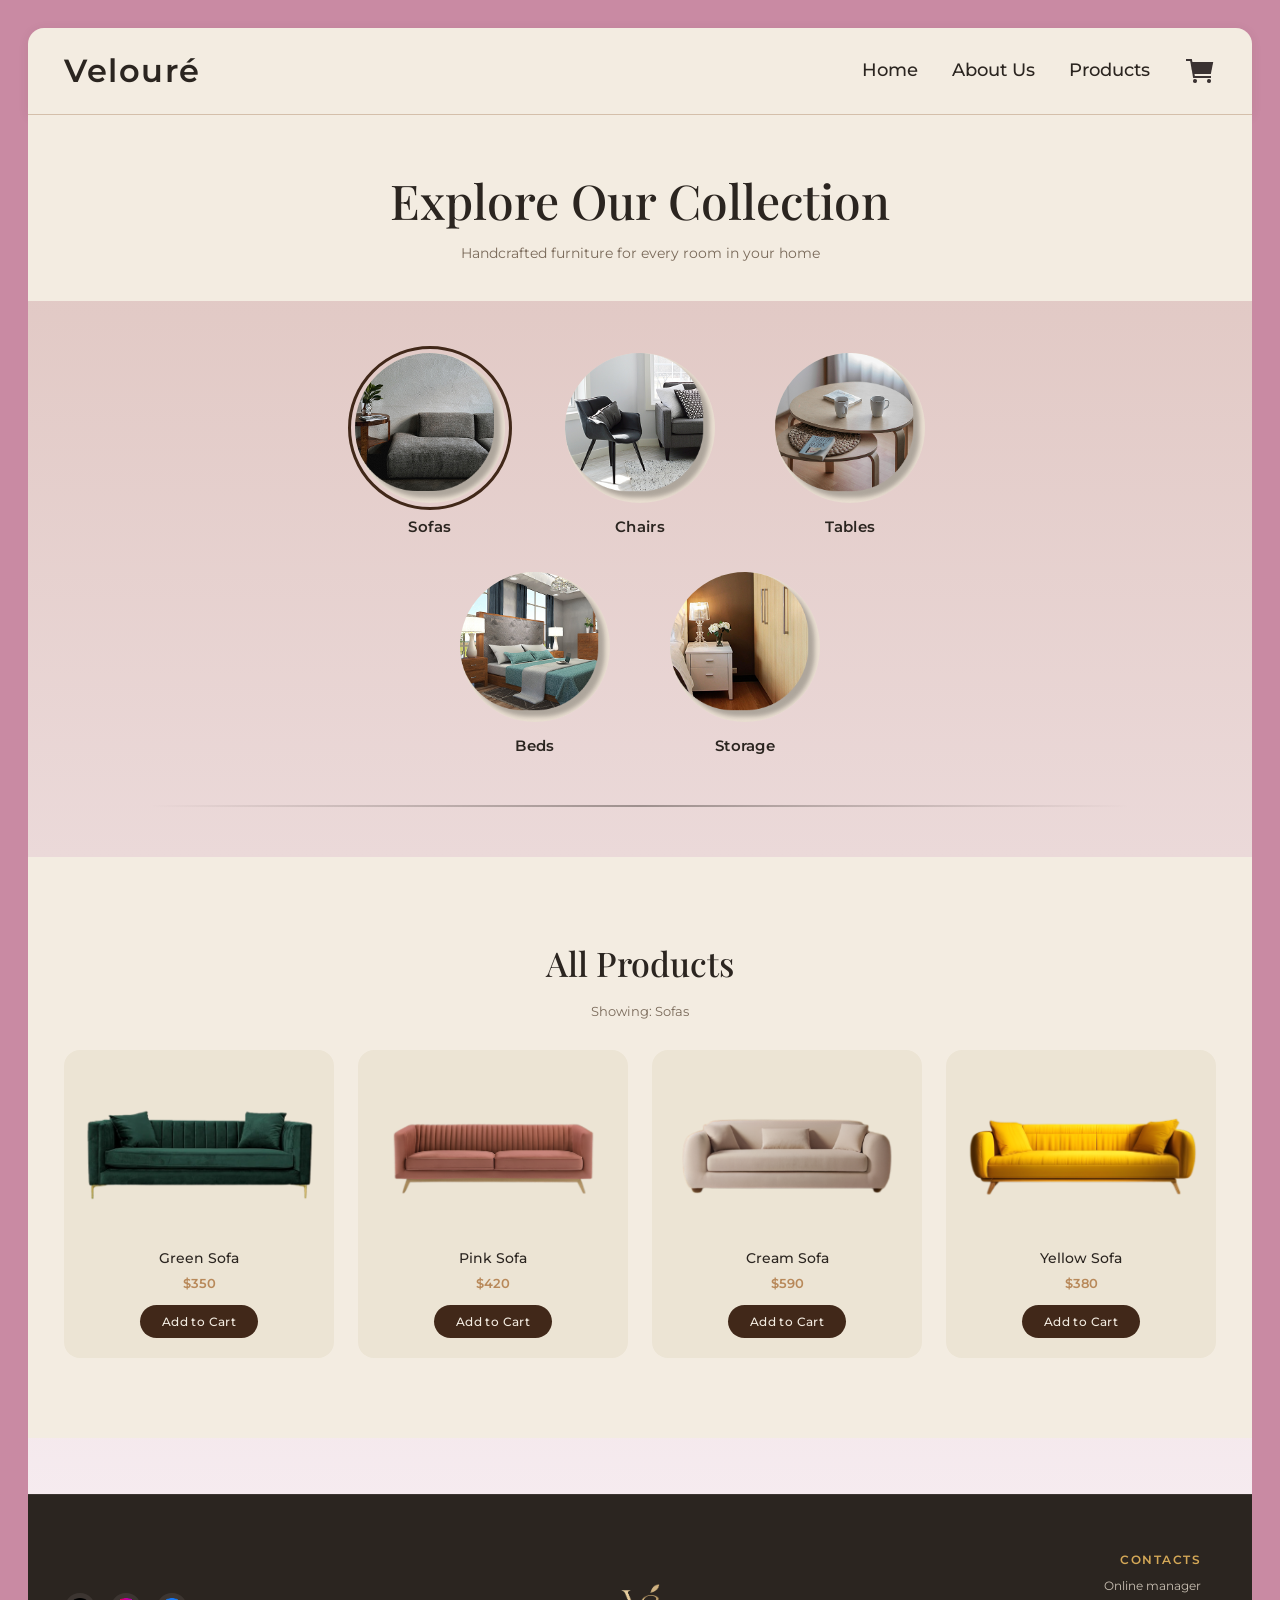
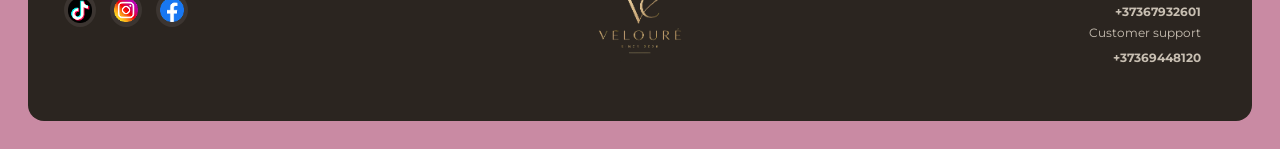
<file: products.html>
<!DOCTYPE html>
<html lang="en">
<head>
  <meta charset="UTF-8">
  <meta name="viewport" content="width=device-width, initial-scale=1.0">
  <title>Velouré — Products</title>
  <link rel="icon" type="image/png" sizes="36x36" href="images/logo-negru.png">
  <link rel="stylesheet" href="https://cdnjs.cloudflare.com/ajax/libs/font-awesome/6.0.0/css/all.min.css">
  <link href="https://fonts.googleapis.com/css2?family=Montserrat:wght@300;400;500;600;700&display=swap" rel="stylesheet">
  <link href="https://fonts.googleapis.com/css2?family=Playfair+Display:ital,wght@0,400..900;1,400..900&display=swap" rel="stylesheet">
  <link rel="stylesheet" href="style.css">
  <style>

    /* navbar with border + background */
    .navbar {
      background: #f3ece1;
      border-bottom: 1.5px solid #d4bfaa;
      box-shadow: 0 2px 12px rgba(65,40,25,0.07);
    }

    /* heading */
    .products-page-hero {
      background: #f3ece1;
      padding: 48px 36px 36px;
      text-align: center;
    }
    .products-page-hero h1 {
      font-family: "Playfair Display", serif;
      font-size: clamp(26px, 4vw, 48px);
      font-weight: 500;
      color: #2b2520;
      margin-bottom: 6px;
    }
    .products-page-hero p {
      font-size: 14px;
      color: #7a6a5a;
    }

    /* category section: pink edges via padding + inner white/neutral center */
    .categories-section {
      background: linear-gradient(
        to bottom,
        rgba(236, 228, 212, 0.705),
        rgba(255, 255, 255, 0.829)
      );
      padding: 52px 0 56px;
      position: relative;
    } 

    /* inner container that creates the centered panel effect */
    .categories-inner {
      max-width: 860px;
      margin: 0 auto;
      padding: 0 40px;
      margin-bottom: 40px;
    } 

    /* 3 + 2 grid layout */
    .categories-grid {
      display: grid;
      grid-template-columns: repeat(3, 1fr);
      gap: 40px 0;
      max-width: 720px;
      margin: 0 auto;
    }

    /* randul 2 cu 2 elemente centrate, folosește un sub-grid */
    .categories-row {
      display: flex;
      justify-content: center;
      gap: 60px;
      margin-top: 0;
    }

    .categories-row-1 {
      display: flex;
      justify-content: center;
      gap: 60px;
      margin-bottom: 36px;
    }

    .categories-row-2 {
      display: flex;
      justify-content: center;
      gap: 60px;
    }

    .cat-btn {
      display: flex;
      flex-direction: column;
      align-items: center;
      gap: 14px;
      cursor: pointer;
      background: none;
      border: none;
      font-family: "Montserrat", sans-serif;
      transition: transform 0.28s ease;
    }
    .cat-btn:hover { transform: translateY(-6px); transition: 0.3s;}
    .cat-btn:hover .cat-circle { box-shadow: 0 10px 32px rgba(43,37,32,.22); }
    .cat-btn.active .cat-circle {
      outline: 3px solid #412819;
      outline-offset: 4px;
    }

    .cat-circle {
      width: 150px;
      height: 150px;
      border-radius: 50%;
      overflow: hidden;
      background: #e8ddd0;
      transition: box-shadow 0.28s ease;
    }
    .cat-circle img {
      width: 100%;
      height: 100%;
      object-fit: cover;
      display: block;
    }

    .cat-btn span {
      font-size: 15px;
      font-weight: 600;
      color: #2b2520;
      letter-spacing: 0.3px;
    }

    .divider {
      width: 80%;
      height: 2px;
      margin: 50px auto;
      background: linear-gradient(
        to right, 
        transparent, 
        rgba(43,37, 32, 0.2),
        rgba(43,37, 32, 0.4), 
        rgba(43,37, 32, 0.2),
        transparent);
    }
    /* all products */
    .all-products {
      background: #f3ece1;
      padding: 60px 36px 80px;
    }
    .all-products h2 {
      font-family: "Playfair Display", serif;
      font-size: clamp(22px, 3vw, 34px);
      font-weight: 500;
      color: #2b2520;
      margin-bottom: 12px;
      margin-top: 20px;
      position: relative;
      text-align: center;
    }
    .all-products-grid {
      display: grid;
      grid-template-columns: repeat(4, 1fr);
      gap: 24px;
      max-width: 1200px;
      margin: 0 auto;
    }

    .all-products-grid .card {
      display: flex;
      flex-direction: column;
      align-items: center;
    }
    .all-products-grid .card img {
      height: 160px;
      object-fit: contain;
    }

    .add-to-cart-btn {
      margin-top: 12px;
      background: #412819;
      color: #f3ece1;
      padding: 9px 22px;
      border-radius: 30px;
      font-size: 12px;
      font-weight: 500;
      letter-spacing: 0.4px;
      transition: background 0.25s ease, transform 0.2s ease;
      border: none;
      cursor: pointer;
      font-family: "Montserrat", sans-serif;
    }
    .add-to-cart-btn:hover {
      background: #6b4226;
      transform: translateY(-2px);
    }
    .add-to-cart-btn.added {
      background: #7a9a6a;
    }

    .card.reveal { opacity: 0; transform: translateY(24px); }
    .card.reveal.show { opacity: 1; transform: translateY(0); transition: opacity .5s ease, transform .5s ease; }

    #active-label {
      text-align: center;
      font-size: 13px;
      color: #7a6a5a;
      margin-bottom: 28px;
      min-height: 18px;
    }

    /* responsive */
    @media (max-width: 1024px) {
      .all-products-grid { grid-template-columns: repeat(3, 1fr); }
    }
    @media (max-width: 720px) {
      .all-products-grid { grid-template-columns: repeat(2, 1fr); }
      .cat-circle { width: 110px; height: 110px; }
      .categories-row-1, .categories-row-2 { gap: 28px; }
    }
    @media (max-width: 480px) {
      .all-products-grid { grid-template-columns: 1fr 1fr; gap: 14px; }
      .categories-section { padding: 36px 0 40px; }
      .categories-row-1, .categories-row-2 { gap: 16px; }
      .cat-circle { width: 90px; height: 90px; }
      .cat-btn span { font-size: 12px; }
    }

    /* hamburger */
    .hamburger {
      display: none;
      flex-direction: column;
      gap: 5px;
      padding: 6px;
      background: none;
      border: none;
      cursor: pointer;
    }
    .hamburger span {
      display: block;
      width: 22px;
      height: 2px;
      background: #2b2520;
      border-radius: 2px;
      transition: transform 0.3s, opacity 0.3s;
    }
    .hamburger.open span:nth-child(1) { transform: translateY(7px) rotate(45deg); }
    .hamburger.open span:nth-child(2) { opacity: 0; }
    .hamburger.open span:nth-child(3) { transform: translateY(-7px) rotate(-45deg); }

    @media (max-width: 640px) {
      .hamburger { display: flex; }
      .nav-links { display: none; flex-direction: column; position: absolute; top: 70px; right: 20px; background: #f3ece1; border-radius: 12px; padding: 18px 26px; gap: 16px; z-index: 99; box-shadow: 0 8px 30px rgba(0,0,0,.12); }
      .nav-links.mobile-open { display: flex; }
    }
  </style>
</head>
<body>

  <!-- navbar -->
  <header class="navbar">
    <div class="logo">Velouré</div>
    <div class="nav-right"></div>
    <nav class="nav-links">
      <a href="index.html">Home</a>
      <a href="about.html">About Us</a>
      <a href="products.html" class="active">Products</a>
      <img src="images/cart.png" alt="Cart" onclick="window.location.href='cart.html'">
    </nav>
  </header>

  <!-- page heading -->
  <section class="products-page-hero">
    <h1>Explore Our Collection</h1>
    <p>Handcrafted furniture for every room in your home</p>
  </section>

  <!-- category circles: 3 on top, 2 below, pink bg as edges -->
  <section class="categories-section">
    <div class="categories-inner">

      <!-- row 1: 3 items -->
      <div class="categories-row-1">
        <button class="cat-btn active" data-category="sofas">
          <div class="cat-circle"><img src="images/sofas.png" alt="Sofas"></div>
          <span>Sofas</span>
        </button>
        <button class="cat-btn" data-category="chairs">
          <div class="cat-circle"><img src="images/chairs.png" alt="Chairs"></div>
          <span>Chairs</span>
        </button>
        <button class="cat-btn" data-category="tables">
          <div class="cat-circle"><img src="images/tables.png" alt="Tables"></div>
          <span>Tables</span>
        </button>
      </div>

      <!-- row 2: 2 items centered -->
      <div class="categories-row-2">
        <button class="cat-btn" data-category="beds">
          <div class="cat-circle"><img src="images/beds.png" alt="Beds"></div>
          <span>Beds</span>
        </button>
        <button class="cat-btn" data-category="storage">
          <div class="cat-circle"><img src="images/storage.png" alt="Storage"></div>
          <span>Storage</span>
        </button>
      </div>

    </div>

  <div class="divider"></div>
  <!-- all Products -->
  <div class="all-products" id="products">
    <h2>All Products</h2>
    <p id="active-label">Showing: All</p>

    <div class="all-products-grid" id="products-grid">

      <!-- sofas (4 items) -->
      <div class="card product-item" data-category="sofas">
        <img src="images/green-sofa.png" alt="Green Sofa">
        <h3>Green Sofa</h3>
        <p>$350</p>
      </div>
      <div class="card product-item" data-category="sofas">
        <img src="images/pink-sofa.png" alt="Pink Sofa">
        <h3>Pink Sofa</h3>
        <p>$420</p>
      </div>
      <div class="card product-item" data-category="sofas">
        <img src="images/beige-sofa.png" alt="Cream Sofa">
        <h3>Cream Sofa</h3>
        <p>$590</p>
      </div>
      <div class="card product-item" data-category="sofas">
        <img src="images/yellow-sofa.png" alt="Yellow Sofa">
        <h3>Yellow Sofa</h3>
        <p>$380</p>
      </div>

      <!-- chairs (4 items) -->
      <div class="card product-item" data-category="chairs">
        <img src="images/yellowww.png" alt="Yellow Armchair">
        <h3>Yellow Armchair</h3>
        <p>$120</p>
      </div>
      <div class="card product-item" data-category="chairs">
        <img src="images/pink-armchair.png" alt="Pink Armchair">
        <h3>Pink Armchair</h3>
        <p>$140</p>
      </div>
      <div class="card product-item" data-category="chairs">
        <img src="images/green-armchair.png" alt="Green Armchair">
        <h3>Green Armchair</h3>
        <p>$195</p>
      </div>
      <div class="card product-item" data-category="chairs">
        <img src="images/bluesky-armchair.png" alt="Bluesky Armchair">
        <h3>Bluesky Armchair</h3>
        <p>$89</p>
      </div>

      <!-- tables (4 items) -->
      <div class="card product-item" data-category="tables">
        <img src="images/table.png" alt="Wooden Table">
        <h3>Wooden Table</h3>
        <p>$200</p>
      </div>
      <div class="card product-item" data-category="tables">
        <img src="images/virelli.png" alt="Virelli Sculpt Table">
        <h3>Virelli Sculpt Table</h3>
        <p>$175</p>
      </div>
      <div class="card product-item" data-category="tables">
        <img src="images/aurelian.png" alt="Aurelian Curve Table">
        <h3>Aurelian Curve Table</h3>
        <p>$95</p>
      </div>
      <div class="card product-item" data-category="tables">
        <img src="images/obsidian.png" alt="Obsidian Flow Table">
        <h3>Obsidian Flow Table</h3>
        <p>$340</p>
      </div>

      <!-- beds (4 items) -->
      <div class="card product-item" data-category="beds">
        <img src="images/banana.png" alt="Banana Bed">
        <h3>Banana Bed</h3>
        <p>$680</p>
      </div>
      <div class="card product-item" data-category="beds">
        <img src="images/cream-bed.png" alt="Beige Bed">
        <h3>Beige Bed</h3>
        <p>$520</p>
      </div>
      <div class="card product-item" data-category="beds">
        <img src="images/aurora.png" alt="Aurora Bloom Bed">
        <h3>Aurora Bloom Bed</h3>
        <p>$450</p>
      </div>
      <div class="card product-item" data-category="beds">
        <img src="images/green-bed.png" alt="Green Bed">
        <h3>Green Bed</h3>
        <p>$390</p>
      </div>

      <!-- storage (4 items) -->
      <div class="card product-item" data-category="storage">
        <img src="images/nightstand-grey.png" alt="Grey Nightstand">
        <h3>Grey Nightstand</h3>
        <p>$150</p>
      </div>
      <div class="card product-item" data-category="storage">
        <img src="images/bookshelf.png" alt="Bookshelf">
        <h3>Bookshelf</h3>
        <p>$210</p>
      </div>
      <div class="card product-item" data-category="storage">
        <img src="images/wardrobe.jpg" alt="Wardrobe">
        <h3>Wardrobe</h3>
        <p>$480</p>
      </div>
      <div class="card product-item" data-category="storage">
        <img src="images/dresser.png" alt="Dresser">
        <h3>Dresser</h3>
        <p>$265</p>
      </div>

    </div>
  </div>
  </section>
  <!-- footer -->
  <footer class="footer">
    <div class="footer-social">
      <a href="https://www.tiktok.com/@sweet.corineisan?_r=1&_t=ZS-95hrFQTZhNU">
        <img src="images/tiktok.png" alt="TikTok">
      </a>
      <a href="https://www.instagram.com/corina__654?igsh=MTZzbm1tYWtoM2xhbA%3D%3D&utm_source=qr">
        <img src="images/instagram.png" alt="Instagram">
      </a>
      <a href="https://www.facebook.com/share/1TyGj3JLKG/?mibextid=wwXIfr">
        <img src="images/facebook.png" alt="Facebook">
      </a>
    </div>
    <div class="footer-logo">
      <a href="index.html">
         <img src="images/logo alb.png" alt="Velouré Logo">
      </a>
    </div>
    <div class="footer-contact">
      <h3>Contacts</h3>
      <p>Online manager</p>
      <button><p><b>+37367932601</b></p></button>
      <p>Customer support</p>
      <button><p><b>+37369448120</b></p></button>
    </div>
  </footer>

  <script src="script.js"></script>
  <script>
  const catBtns = document.querySelectorAll(".cat-btn"); // butoanele de categorie
  const activeLabel = document.getElementById("active-label"); // textul care arată categoria activă
  const section = document.getElementById("products"); // secțiunea cu toate produsele

  function filterCategory(cat, label) {
    activeLabel.textContent = `Showing: ${label}`;   // actualizează textul categoriei active

    document.querySelectorAll(".product-item").forEach(item => {
      const match = item.dataset.category === cat;    // verifică dacă produsul aparține categoriei selectate

      item.style.transition = "opacity .35s, transform .35s"; // adaugă tranziție pentru un efect de fade + slide

      if (match) {
        item.style.display = "";
        setTimeout(() => {
          item.style.opacity = "1";
          item.style.transform = "translateY(0)";
        }, 10);
      } else {
        item.style.opacity = "0";
        item.style.transform = "translateY(16px)";
        setTimeout(() => { item.style.display = "none"; }, 300);
      }
    });
  }   // adaugă event listener pentru fiecare buton de categorie

  catBtns.forEach(btn => {
    btn.addEventListener("click", () => {
      catBtns.forEach(b => b.classList.remove("active"));
      btn.classList.add("active"); // setează clasa active pentru butonul selectat

      const cat = btn.dataset.category;
      const label = btn.querySelector("span").textContent;  // obține textul categoriei pentru afișare

      // salvează categoria
      localStorage.setItem("selectedCategory", cat);

      filterCategory(cat, label);

      // scroll automat
      section.scrollIntoView({
        behavior: "smooth"
      });
    });
  });

  // la load pagina, verifică dacă venim de pe home și setează categoria activă corespunzător
  const params = new URLSearchParams(window.location.search);
  const fromHome = params.get("from");

  if (fromHome === "home") {
    // raman toate categoriile, dar nu e niciuna activă
    activeLabel.textContent = "Choose a category";
    localStorage.removeItem("selectedCategory");
  } else {
    // încarcă ultima categorie selectată
    const savedCat = localStorage.getItem("selectedCategory") || "sofas";

    const activeBtn = document.querySelector(`.cat-btn[data-category="${savedCat}"]`);
    if (activeBtn) {
      activeBtn.classList.add("active");
      const label = activeBtn.querySelector("span").textContent;
      filterCategory(savedCat, label);
    }
  }
    const categories = document.querySelectorAll(".category-btn");

  categories.forEach(btn => {
    btn.addEventListener("click", () => {

      // scroll automat
      const section = document.getElementById("products");
      console.log(section); // nu găsește secțiunea

      section.scrollIntoView({
        behavior: "smooth"
      });

    });
  });
  </script>

</body>
</html>
</file>
<file: style.css>
@import url("https://fonts.googleapis.com/css2?family=Montserrat:wght@300;400;500;600;700&display=swap");
@import url("https://fonts.googleapis.com/css2?family=Playfair+Display:ital,wght@0,400..900;1,400..900&display=swap");
*,
*::before,
*::after {
  box-sizing: border-box;
  margin: 0;
  padding: 0;
}

html { 
    scroll-behavior: smooth; 
}

body {
  font-family: "Montserrat", system-ui, sans-serif;
  color: #2b2520;
  background: #c98aa3;
  line-height: 1.55;
  -webkit-font-smoothing: antialiased;
  overflow-x: hidden;
  padding: 28px;
}

img {
     max-width: 100%; 
    display: block; 
}

a { 
    text-decoration: none; 
    color: inherit; 
}

button { 
    font-family: inherit; 
    cursor: pointer; 
    border: none; 
    background: none; 
}

/* navbar */
.navbar {
  display: flex;
  align-items: center;
  justify-content: space-between;
  padding: 18px 36px;
  background: #f3ece1;
  border-radius: 16px 16px 0 0;
}

.logo {
  font-size: 32px;
  font-weight: 600;
  letter-spacing: 1.5px;
  color: #2b2520;
}

.nav-right { 
    display: none; 
}

.nav-links {
  display: flex;
  align-items: center;
  gap: 34px;
  margin-left: auto;
}

.nav-links a {
  font-size: 18px;
  font-weight: 500;
  color: #2b2520;
  position: relative;
  transition: color 0.25s ease;
}
.nav-links a::after {
  content: "";
  position: absolute;
  left: 0; bottom: -4px;
  width: 0; height: 1px;
  background: #b8895a;
  transition: width 0.3s ease;
}
.nav-links a:hover { color: #b8895a; }
.nav-links a:hover::after { width: 100%; }

.nav-links img {
  width: 32px; height: 32px;
  object-fit: contain;
  cursor: pointer;
  transition: transform 0.25s ease;
}
.nav-links img:hover { transform: scale(1.12); }

/* hero */
h1{ 
  font-size: clamp(24px, 4vw, 48px);
}

h2{
  font-size: clamp(20px, 3vw, 32px);
}

p{
  font-size: clamp(14px, 1.5vw, 18px);
}
.hero {
  position: relative;
  background: #f3ece1;
  padding: 0 36px 36px;
  display: flex;
  justify-content: center;
}

/* wrap hero image + text into one rounded card */
.hero-image {
  position: relative;
  width: 100%;
  border-radius: 18px;
  overflow: hidden;
  aspect-ratio: 16 / 9;
  background: #d8c9b6;
}

.hero-image img {
  width: 100%;
  height: 100%;
  object-fit: cover;
  display: block;
}

.hero-text {
  position: absolute;
  top: 50%;
  left: 50%;
  transform: translate(-50%, -50%);
  padding: 0 20px;
  text-align: center;
  z-index: 2;
  color: #2b2520;
  width: 90%;
  max-width: 600px;
  font-family: "Playfair Display", serif;
}

/* Move .hero-text inside .hero-image visually using absolute layout
   (the original HTML keeps them as siblings, so we anchor against .hero) */
.hero { position: relative; }
.hero .hero-text {
  position: absolute;
  top: 14%;
  left: 50%;
  transform: translateX(-50%);
}


.hero-text h1 {
  font-size: clamp(28px, 5vw, 64px);
  font-weight: 500;
  line-height: 1.2;
  margin-bottom: 22px;
  color: #805C36;
}

.hero-text button {
  background: #412819;
  color: #f3ece1;
  padding: 11px 30px;
  border-radius: 30px;
  font-size: clamp(14px, 1.5vw, 16px);
  font-weight: 500;
  letter-spacing: 0.5px;
  transition: transform 0.25s ease, background 0.25s ease;
}
.hero-text button:hover {
  background: #4a3d33;
  transform: translateY(-2px);
}

/* benefits  */
.benefits {
  display: flex;
  justify-content: center;
  gap: 80px;
  padding: 36px 36px;
  background: #ece4d4;
  flex-wrap: wrap;
}

.benefit {
  display: flex;
  flex-direction: column;
  align-items: center;
  gap: 10px;
  text-align: center;
}

.benefit-icon {
  width: 64px; height: 64px;
  object-fit: contain;
  opacity: 0.85;
}

.benefit p {
  font-size: 24px;
  font-weight: 500;
  color: #362A16;
  letter-spacing: 0.4px;
}

/* products */
.products {
  background: #f3ece1;
  padding-bottom: 80px;
  position: relative;
  overflow: hidden;
}

/* big "Featured Collection" band on grey */
.scroll-text {
  width: 100%;
  overflow: hidden;
  background: #b9b3aa;
  padding: 22px 0;
}

.scroll-track {
  display: flex;
  gap: 80px;
  width: max-content;
  animation: marquee 32s linear infinite;
}

.scroll-track span {
  font-size: clamp(40px, 5.2vw, 64px);
  font-weight: 500;
  white-space: nowrap;
  color: #2b2520;
  letter-spacing: 0.5px;
}

@keyframes marquee {
  0%   { transform: translateX(0); }
  100% { transform: translateX(-50%); }
}

/* featured center area: product grid + arrows */
.product-grid {
  display: grid;
  grid-template-columns: 1fr auto 1fr;
  align-items: center;
  gap: 30px;
  padding: 60px 70px 0;
  position: relative;
  overflow-x: auto;
  scroll-behavior: smooth;
}

/* hide the 4th card visually — Figma shows only 3 in featured row */
.product-grid .card:nth-child(4) { display: none; }

.card {
  background: #ece4d4;
  border-radius: 16px;
  padding: 24px 18px 20px;
  text-align: center;
  transition: transform 0.4s ease, box-shadow 0.4s ease, opacity 0.6s ease;
}

.card img {
  width: 100%;
  height: 180px;
  object-fit: contain;
  margin-bottom: 14px;
}

.card h3 {
  font-size: 14px;
  font-weight: 500;
  margin-bottom: 4px;
  color: #2b2520;
}

.card p {
  font-size: 13px;
  color: #b8895a;
  font-weight: 600;
}

.card:hover {
  transform: translateY(-6px);
  box-shadow: 0 18px 40px rgba(43, 37, 32, 0.12);
}

/* center card (wooden table) gets focus treatment */
.product-grid .card:nth-child(3) {
  background: #ece4d4;
  position: relative;
  padding: 22px 16px 17px;
}
.product-grid .card:nth-child(3) img {
  height: 220px;
  margin-bottom: -15px;
}

.product-grid .card:nth-child(3) h3 {
  margin-bottom: 4px;
  color: #2b2520;
  margin-top: 0;
  margin: 5px 0;
}

/* decorative gold arrows at sides */
.product-grid::before,
.product-grid::after {
  content: "";
  position: absolute;
  top: 50%;
  width: 32px;
  height: 32px;
  border-radius: 50%;
  background: #b8895a;
  transform: translateY(-50%);
  cursor: pointer;
  opacity: 0.85;
  transition: opacity 0.25s ease, transform 0.25s ease;
  background-image: url("data:image/svg+xml;utf8,<svg xmlns='http://www.w3.org/2000/svg' width='20' height='20' viewBox='0 0 24 24' fill='none' stroke='white' stroke-width='2.5' stroke-linecap='round' stroke-linejoin='round'><polyline points='15 18 9 12 15 6'/></svg>");
  background-repeat: no-repeat;
  background-position: center;
}
.product-grid::before { left: 24px; }
.product-grid::after  {
  right: 24px;
  transform: translateY(-50%) rotate(180deg);
}
.product-grid::before:hover,
.product-grid::after:hover { opacity: 1; }

.arrow-click {
  position: absolute;
  top: 50%;
  width: 40px;
  height: 40px;
  transform: translateY(-50%);
  cursor: pointer;
  z-index: 10;
  z-index: 999;
}

.arrow-click.left {
  left: 20px;
}

.arrow-click.right {
  right: 20px;
}

button { 
    font-family: inherit; 
    cursor: pointer; 
    border: none; 
    background: none; 
}

.products button {
  background: transparent;
  border: 1px solid #2b2520;
  padding: 6px 14px;
  border-radius: 20px;
  font-weight: 500;
  letter-spacing: 0.5px;
  transition: transform 0.25s ease, background 0.25s ease;
}
.products button:hover {
  background: #2b2520;
  transform: translateY(-2px);
  color: #f3ece1;
}

.products button.added {
      background: #7a9a6a;
    }

.products-see {
  text-align: center;
  margin-top: 40px;
  margin-bottom: -20px;
}
.products-see button {
  background: #1b150ba1;
  display: inline-block;
  padding: 10px 28px;
  border-radius: 5px;
  font-size: clamp(12px, 1.5vw, 14px);
  font-weight: 500;
  letter-spacing: 0.5px;
  transition: transform 0.25s ease, background 0.25s ease;
}

.products-see button:hover {
  background: #000000;
  transform: translateY(-2px);
}

/* about  */
.about {
  position: relative;
  padding: 0;
  background: #f3ece1;
  height: 460px;
  overflow: hidden;
}

.about .hero-image {
  position: absolute;
  inset: 0;
  border-radius: 0;
  aspect-ratio: auto;
}

.about .hero-image img {
  width: 100%;
  height: 100%;
  object-fit: cover;
  filter: brightness(0.65);
}

.about-text {
  position: absolute;
  top: 50%;
  right: 8%;
  transform: translateY(-50%);
  background: rgba(43, 37, 32, 0.78);
  backdrop-filter: blur(8px);
  color: #f3ece1;
  padding: 36px 36px;
  border-radius: 12px;
  max-width: 360px;
  z-index: 2;
}

.about-text h2 {
  font-size: 24px;
  font-weight: 500;
  margin-bottom: 14px;
}

.about-text p {
  font-size: 12px;
  line-height: 1.7;
  margin-bottom: 22px;
  color: #e8dfd2;
}

.about-text button {
  background: transparent;
  color: #f3ece1;
  border: 1px solid #f3ece1;
  padding: 9px 24px;
  border-radius: 30px;
  font-size: 11px;
  font-weight: 500;
  letter-spacing: 0.5px;
  transition: background 0.25s ease, color 0.25s ease;
}
.about-text button:hover {
  background: #f3ece1;
  color: #2b2520;
}

/* stats */
.stats {
  display: flex;
  justify-content: center;
  align-items: center;
  gap: 90px;
  padding: 36px;
  background: #2b2520;
  color: #f3ece1;
  flex-wrap: wrap;
}

.stat {
  text-align: center;
  position: relative;
}

.stat:not(:last-child)::after {
  content: "";
  position: absolute;
  right: -45px;
  top: 50%;
  transform: translateY(-50%);
  height: 36px;
  width: 1px;
  background: rgba(246, 241, 234, 0.2);
}

.stat h2 {
  font-size: 26px;
  font-weight: 500;
  margin-bottom: 2px;
}

.stat p {
  font-size: 11px;
  letter-spacing: 1px;
  text-transform: uppercase;
  color: #c8bfb2;
}

/* reviews */
.reviews {
  background: #2b2520;
  padding: 20px 36px 60px;
}

.reviews-container {
  display: grid;
  grid-template-columns: repeat(3, 1fr);
  gap: 20px;
  max-width: 1100px;
  margin: 0 auto;
}

.review-card {
  background: #3a322b;
  border-radius: 12px;
  padding: 22px 20px;
  color: #f3ece1;
  display: flex;
  flex-direction: column;
  gap: 10px;
  transition: transform 0.3s ease;
}

.review-card:hover { transform: translateY(-4px); }

.review-img {
  width: 42px;
  height: 42px;
  border-radius: 50%;
  object-fit: cover;
}

.review-card h3 {
  font-size: 12px;
  font-weight: 500;
  color: #f3ece1;
}

.stars {
  display: flex;
  gap: 3px;
  color: #d4a857;
  font-size: 11px;
}

.review-card p {
  font-size: 12px;
  line-height: 1.6;
  color: #c8bfb2;
}

/* footer */
.footer {
  background: #2b2520;
  color: #f3ece1;
  padding: 40px 36px 36px;
  display: grid;
  grid-template-columns: 1fr 1fr 1fr;
  align-items: center;
  gap: 30px;
  border-top: 1px solid rgba(246, 241, 234, 0.08);
  border-radius: 0 0 16px 16px;
}

.footer-social {
  display: flex;
  gap: 14px;
}

.footer-social a {
  width: 32px; height: 34px;
  display: flex;
  align-items: center;
  justify-content: center;
  border-radius: 50%;
  background: rgba(246, 241, 234, 0.08);
  transition: background 0.25s ease, transform 0.25s ease;
}
.footer-social a:hover {
  background: rgba(246, 241, 234, 0.18);
  transform: translateY(-2px);
}
.footer-social img {
  width: 24px; height: 26px;
  object-fit: contain;
}

.footer-logo { display: flex; justify-content: center; }
.footer-logo img { 
    width: 150px;
    height: 150px;
    object-fit: contain; 
}

.footer-contact { text-align: right; padding: 0px 15px;}
.footer-contact h3 {
  font-size: 12px;
  font-weight: 600;
  margin-bottom: 8px;
  letter-spacing: 1.5px;
  text-transform: uppercase;
  color: #d4a857;
}
.footer-contact p {
  font-size: 12px;
  color: #c8bfb2;
  margin-bottom: 3px;
}

/* responsive */
@media (max-width: 1024px) {
  body { padding: 16px; }

  .product-grid {
    grid-template-columns: 1fr 1fr;
    padding: 40px 30px 0;
  }
  .product-grid::before,
  .product-grid::after { display: none; }
  .circle-text { display: none; }
  .product-grid .card:nth-child(3) { background: #ece4d4; padding: 24px 18px 20px; }

  .reviews-container { grid-template-columns: 1fr; }

  .about { height: auto; padding: 60px 24px; }
  .about-text {
    position: relative;
    right: auto;
    top: auto;
    transform: none;
    margin: 0 auto;
  }

  .footer {
    grid-template-columns: 1fr;
    text-align: center;
  }
  .footer-social,
  .footer-logo { justify-content: center; }
  .footer-contact { text-align: center; }
}

@media (max-width: 640px) {
  body { padding: 10px; }

  .navbar { padding: 14px 20px; }
  .nav-links { gap: 16px; }
  .nav-links a { font-size: 11px; }

  .benefits { gap: 28px; padding: 26px 20px; }

  .product-grid { grid-template-columns: 1fr; padding: 30px 20px 0; }

  .stats { gap: 40px; padding: 28px 20px; }
  .stat:not(:last-child)::after { right: -20px; height: 26px; }

  .about-text { padding: 28px 24px; }
  .reviews, .footer { padding-left: 20px; padding-right: 20px; }

  .hero { padding: 0 16px 16px; }
  .hero .hero-text { top: 8%; }
  .hero-text h1 { font-size: 22px; margin-bottom: 14px; }
}
</file>
